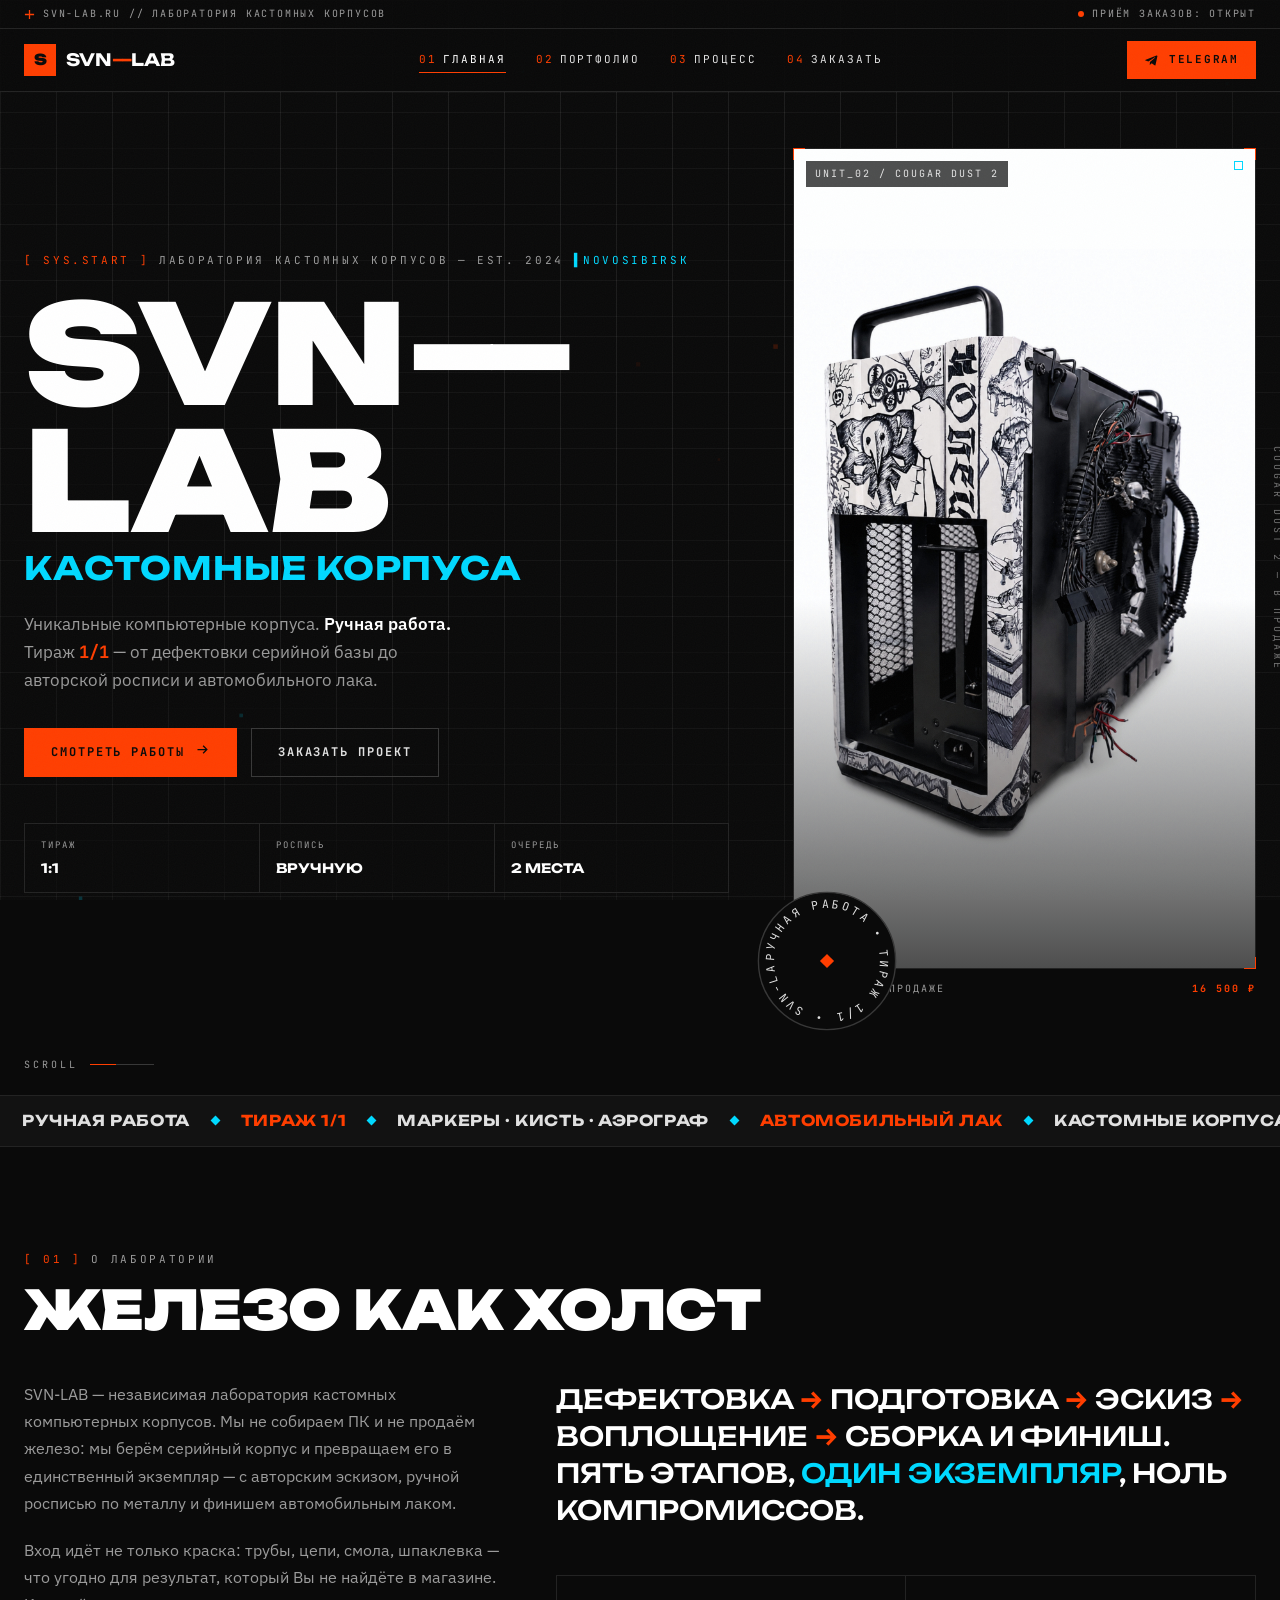
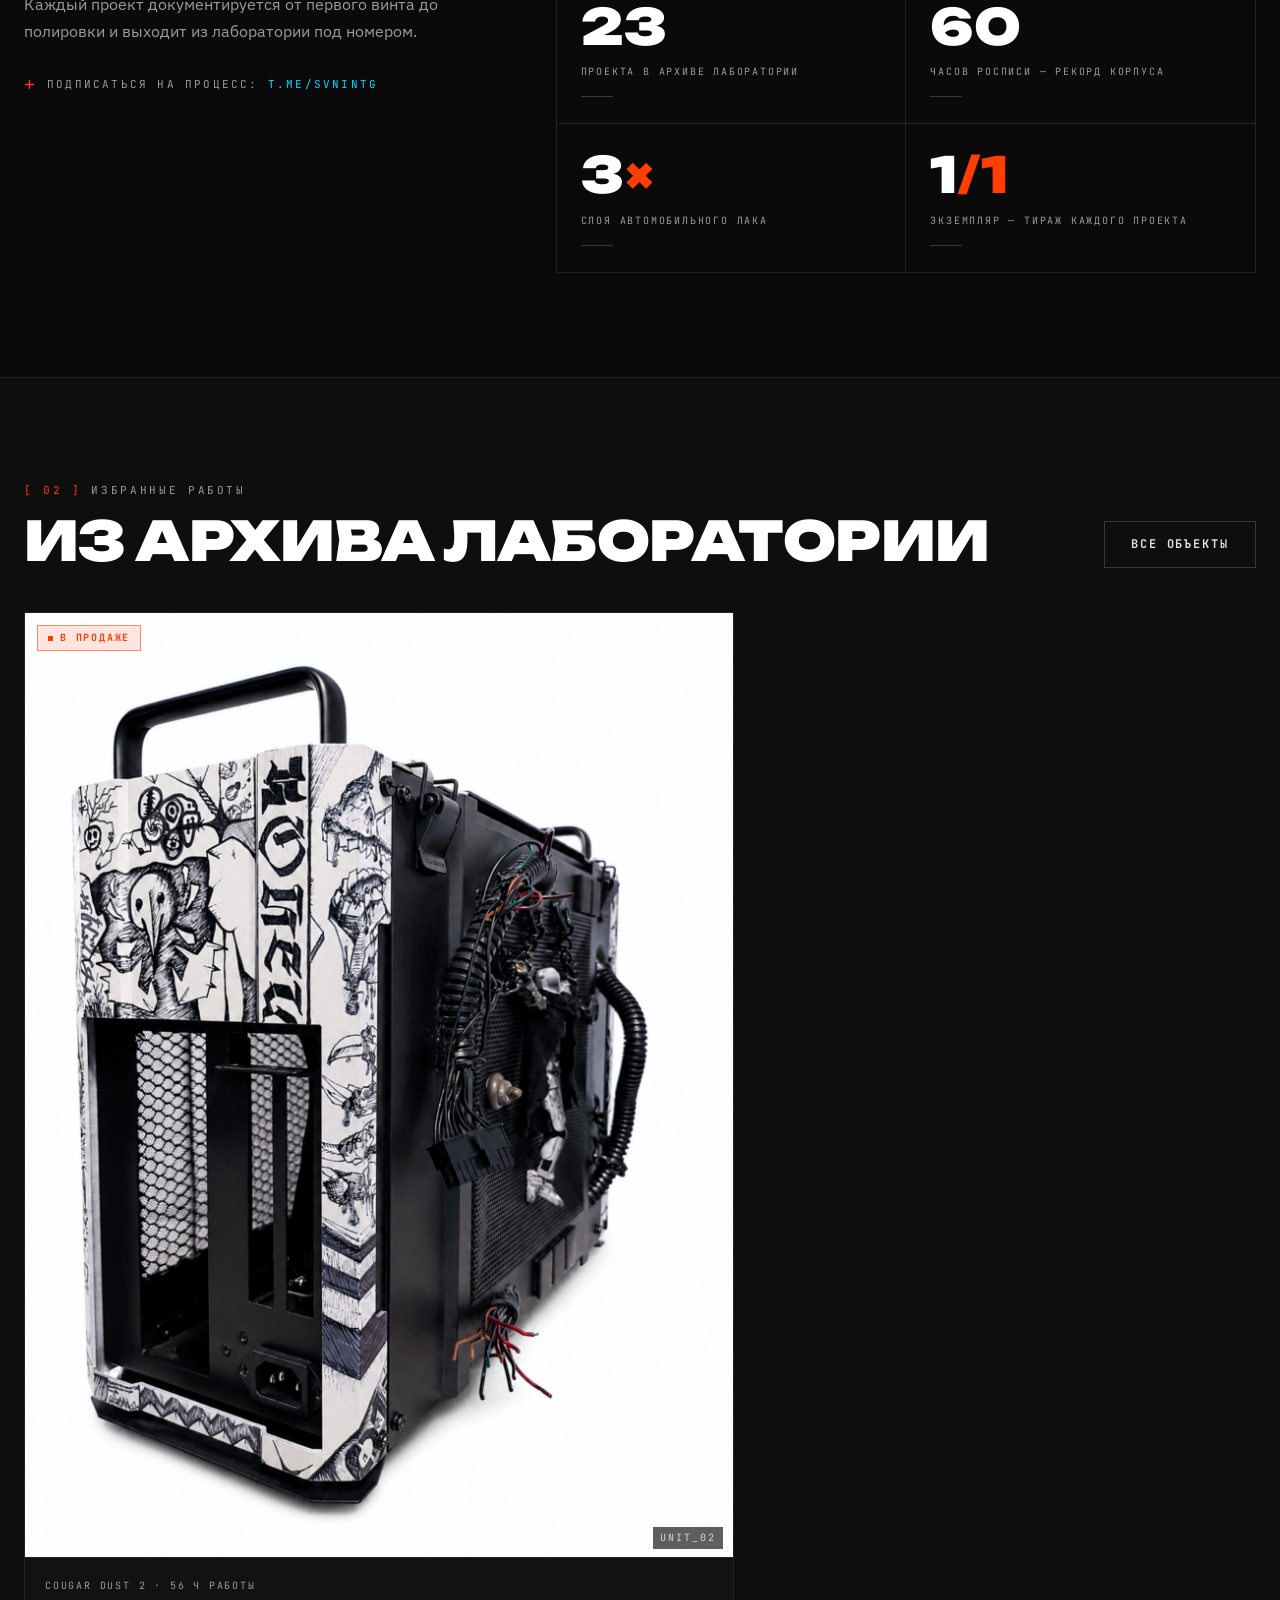
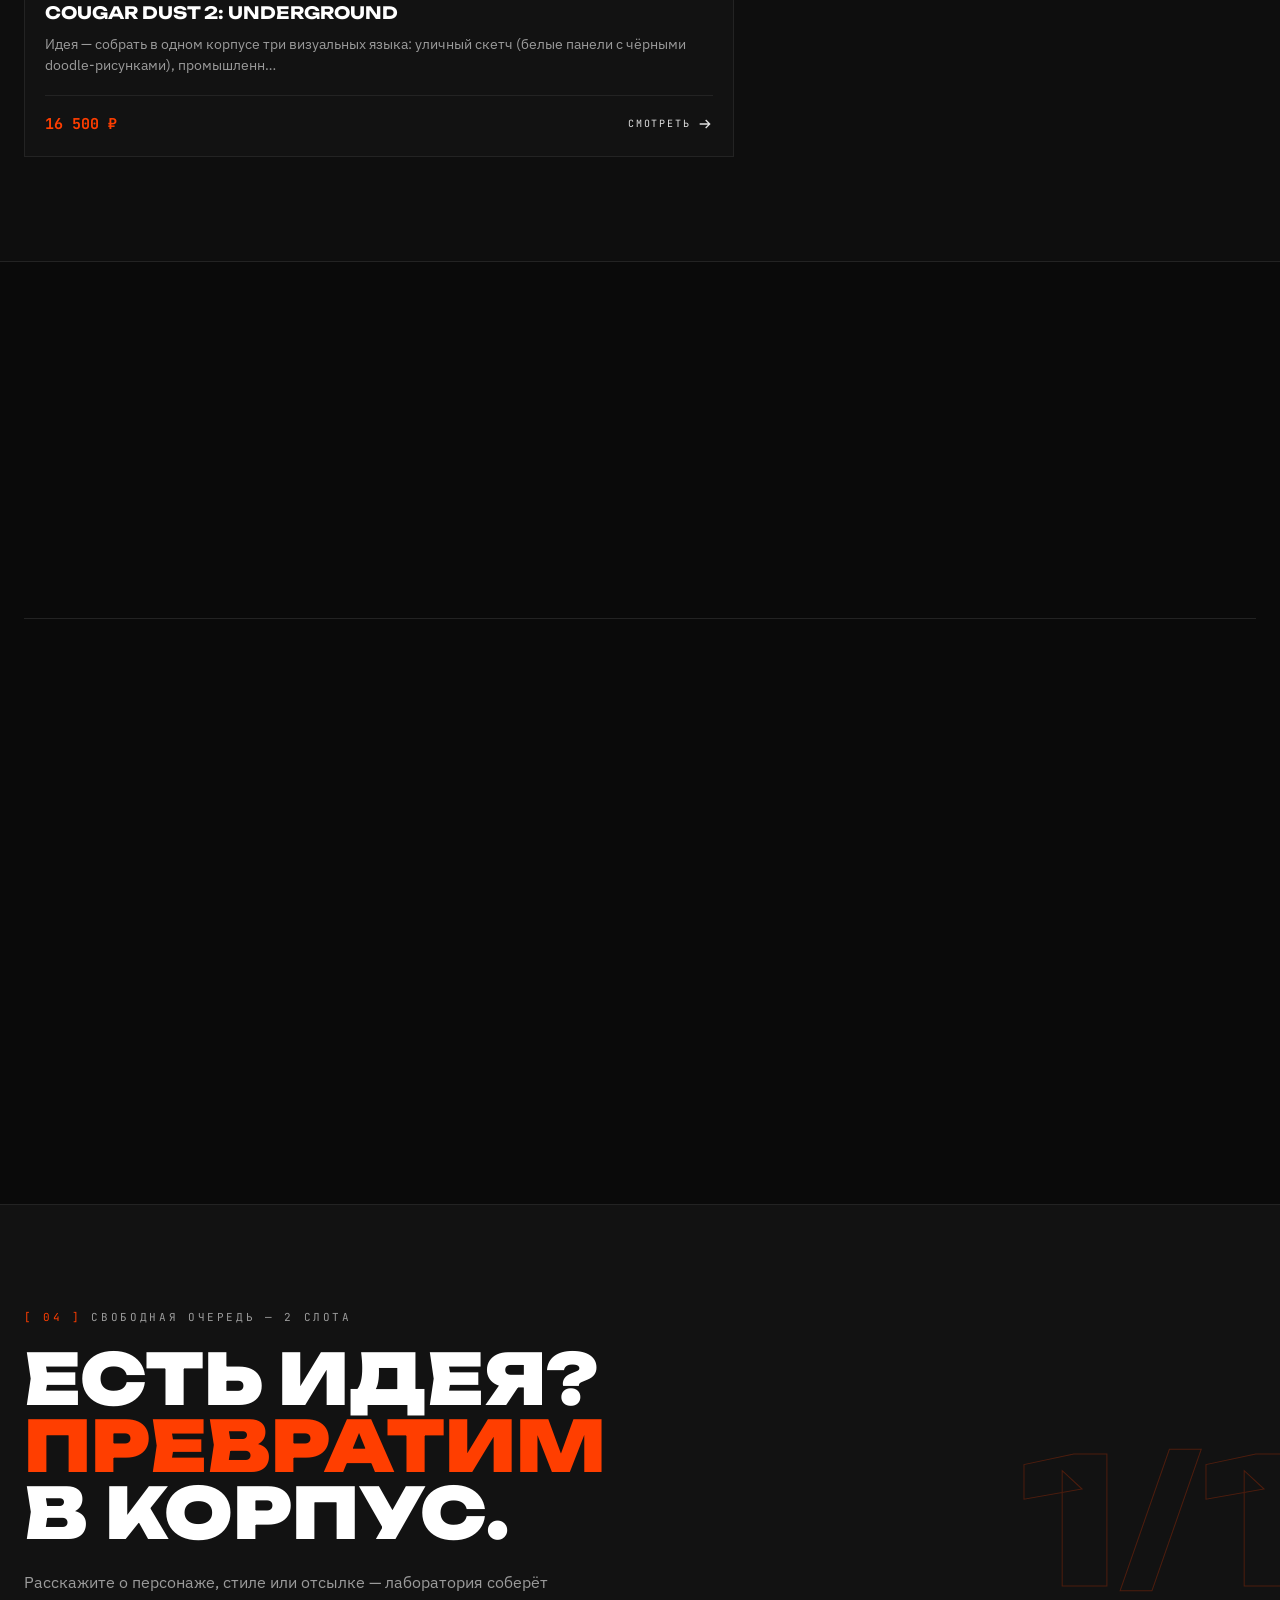
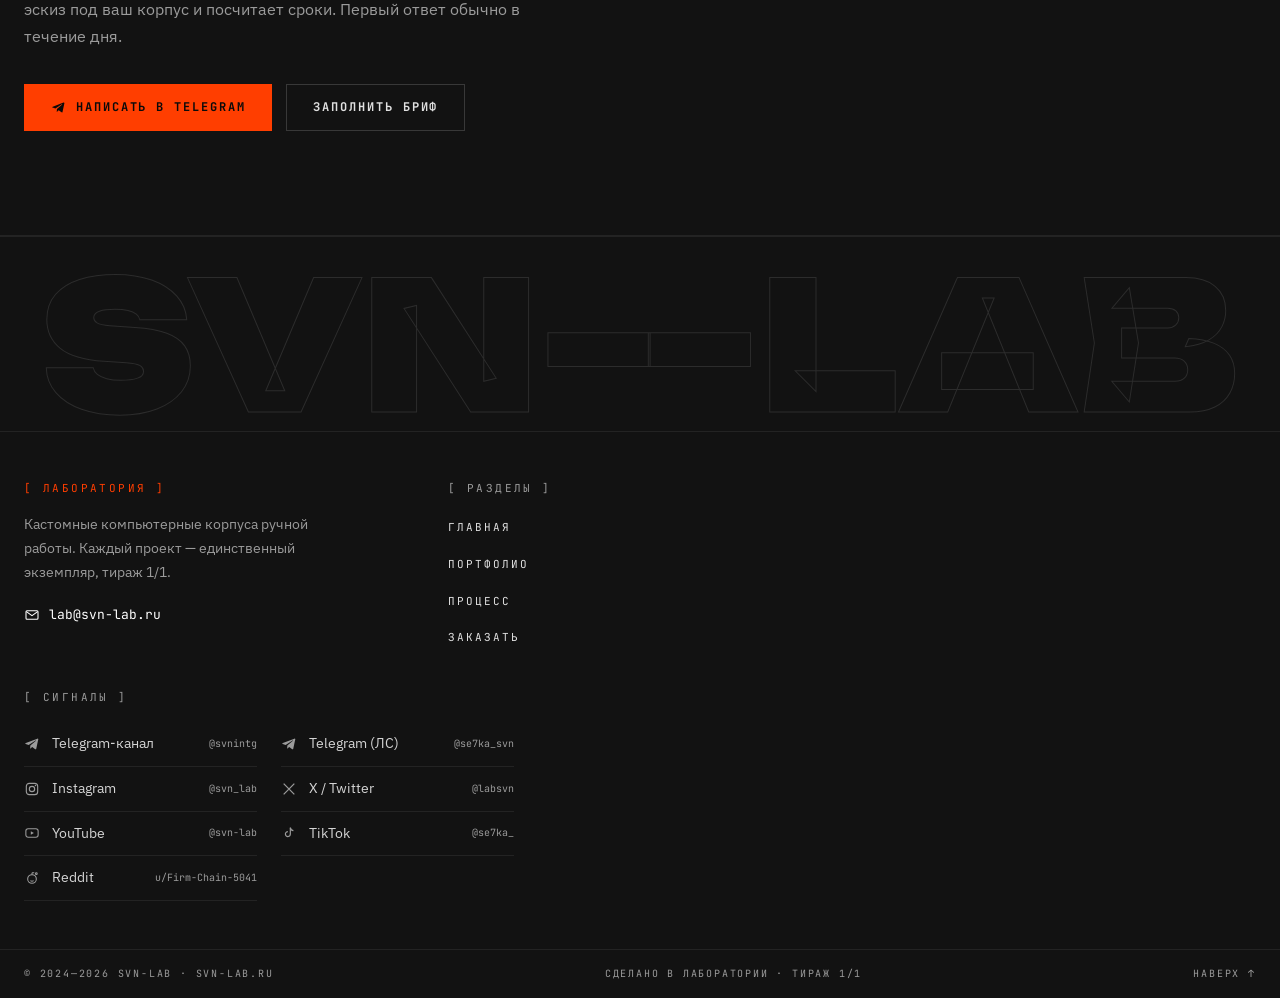
<file: index.html>
<!doctype html>
<html lang="ru">
<head>
  <meta charset="UTF-8" />
  <meta name="viewport" content="width=device-width, initial-scale=1.0" />
  <title>SVN-LAB — Лаборатория кастомных корпусов | svn-lab.ru</title>
  <meta name="description" content="SVN-LAB — лаборатория кастомных компьютерных корпусов. Уникальные корпуса ручной работы, тираж 1/1: дефектовка, подготовка, эскиз, роспись, лак." />
  <meta name="keywords" content="кастомный корпус, кастомизация ПК, ручная роспись, моддинг, корпус 1/1, svn-lab, кастом пк" />
  <meta name="theme-color" content="#0a0a0a" />
  <link rel="canonical" href="https://svn-lab.ru/" />
  <link rel="icon" href="data:image/svg+xml,%3Csvg xmlns='http://www.w3.org/2000/svg' viewBox='0 0 32 32'%3E%3Crect width='32' height='32' fill='%230a0a0a'/%3E%3Crect x='4' y='4' width='24' height='24' fill='%23ff3e00'/%3E%3Ctext x='16' y='23' font-family='Arial Black,Arial' font-size='17' font-weight='900' text-anchor='middle' fill='%230a0a0a'%3ES%3C/text%3E%3C/svg%3E" />

  <!-- Open Graph -->
  <meta property="og:type" content="website" />
  <meta property="og:site_name" content="SVN-LAB" />
  <meta property="og:locale" content="ru_RU" />
  <meta property="og:url" content="https://svn-lab.ru/" />
  <meta property="og:title" content="SVN-LAB — Лаборатория кастомных корпусов" />
  <meta property="og:description" content="Уникальные компьютерные корпуса. Ручная работа. Тираж 1/1 — от дефектовки до автомобильного лака." />
  <meta property="og:image" content="https://image.qwenlm.ai/generated-images/db473847-5e8b-4ca4-83a8-b4532c8b5f75/_result.png" />

  <!-- Twitter Cards -->
  <meta name="twitter:card" content="summary_large_image" />
  <meta name="twitter:title" content="SVN-LAB — Лаборатория кастомных корпусов" />
  <meta name="twitter:description" content="Уникальные компьютерные корпуса. Ручная работа. Тираж 1/1." />
  <meta name="twitter:image" content="https://image.qwenlm.ai/generated-images/db473847-5e8b-4ca4-83a8-b4532c8b5f75/_result.png" />
  <meta name="twitter:site" content="@labsvn" />

  <!-- Шрифты: Unbounded / IBM Plex Sans / JetBrains Mono -->
  <link rel="preconnect" href="https://fonts.googleapis.com" />
  <link rel="preconnect" href="https://fonts.gstatic.com" crossorigin />
  <link
    href="https://fonts.googleapis.com/css2?family=Unbounded:wght@400;700;900&family=IBM+Plex+Sans:wght@400;500;600;700&family=JetBrains+Mono:wght@400;700&display=swap"
    rel="stylesheet"
  />

  <link rel="stylesheet" href="./css/style.css" />

  <!-- Structured data -->
  <script type="application/ld+json">
  {
    "@context": "https://schema.org",
    "@type": "ProfessionalService",
    "name": "SVN-LAB",
    "url": "https://svn-lab.ru/",
    "description": "Лаборатория кастомных компьютерных корпусов ручной работы. Тираж 1/1.",
    "email": "lab@svn-lab.ru",
    "image": "https://image.qwenlm.ai/generated-images/db473847-5e8b-4ca4-83a8-b4532c8b5f75/_result.png",
    "sameAs": [
      "https://t.me/svnintg",
      "https://t.me/se7ka_svn",
      "https://instagram.com/svn_lab",
      "https://x.com/labsvn",
      "https://youtube.com/@svn-lab",
      "https://tiktok.com/@se7ka_",
      "https://reddit.com/user/Firm-Chain-5041"
    ]
  }
  </script>
</head>
<body>

  <!-- фоновые слои -->
  <canvas id="grid-bg" aria-hidden="true"></canvas>
  <div class="noise" aria-hidden="true"></div>

  <!-- шапка -->
  <header class="site-header" id="site-header">
    <div class="topbar">
      <span class="topbar-item">
        <svg class="i-plus" viewBox="0 0 12 12" aria-hidden="true"><path d="M6 1v10M1 6h10" stroke="currentColor" stroke-width="1.4"/></svg>
        svn-lab.ru // лаборатория кастомных корпусов
      </span>
      <span class="topbar-item">
        <span class="pulse-dot" aria-hidden="true"></span>
        приём заказов: открыт
      </span>
    </div>

    <div class="header-row">
      <a class="logo" href="#/" aria-label="SVN-LAB — на главную">
        <span class="logo-mark" aria-hidden="true">S</span>
        <span class="logo-text">SVN<i>—</i>LAB</span>
      </a>

      <nav class="main-nav" aria-label="Основная навигация">
        <a class="nav-link" data-route="/" href="#/"><b>01</b>Главная</a>
        <a class="nav-link" data-route="/portfolio" href="#/portfolio"><b>02</b>Портфолио</a>
        <a class="nav-link" data-route="/process" href="#/process"><b>03</b>Процесс</a>
        <a class="nav-link" data-route="/order" href="#/order"><b>04</b>Заказать</a>
      </nav>

      <div class="header-actions">
        <a class="btn btn-ember btn-sm" href="https://t.me/se7ka_svn" target="_blank" rel="noopener noreferrer">
          <svg viewBox="0 0 24 24" class="i" aria-hidden="true"><path d="M21.5 4.6 18.4 19c-.2.9-.8 1.1-1.6.7l-4.5-3.3-2.2 2.1c-.2.2-.5.5-.9.5l.3-4.6L17.9 7c.4-.3-.1-.5-.6-.2L7 13.4l-4.4-1.4c-1-.3-1-1 .2-1.4l17.2-6.6c.8-.3 1.5.2 1.5 1.1Z" fill="currentColor"/></svg>
          Telegram
        </a>
        <button class="burger" id="burger" aria-label="Открыть меню" aria-expanded="false" aria-controls="mobile-menu">
          <span></span><span></span>
        </button>
      </div>
    </div>
  </header>

  <!-- мобильное меню -->
  <div class="mobile-menu" id="mobile-menu" hidden>
    <nav class="mobile-nav" aria-label="Мобильная навигация">
      <a class="mobile-link" data-route="/" href="#/"><span>[01]</span>Главная</a>
      <a class="mobile-link" data-route="/portfolio" href="#/portfolio"><span>[02]</span>Портфолио</a>
      <a class="mobile-link" data-route="/process" href="#/process"><span>[03]</span>Процесс</a>
      <a class="mobile-link" data-route="/order" href="#/order"><span>[04]</span>Заказать</a>
      <a class="btn btn-ember mobile-cta" href="https://t.me/se7ka_svn" target="_blank" rel="noopener noreferrer">
        <svg viewBox="0 0 24 24" class="i" aria-hidden="true"><path d="M21.5 4.6 18.4 19c-.2.9-.8 1.1-1.6.7l-4.5-3.3-2.2 2.1c-.2.2-.5.5-.9.5l.3-4.6L17.9 7c.4-.3-.1-.5-.6-.2L7 13.4l-4.4-1.4c-1-.3-1-1 .2-1.4l17.2-6.6c.8-.3 1.5.2 1.5 1.1Z" fill="currentColor"/></svg>
        Написать в Telegram
      </a>
    </nav>
    <div class="mobile-socials">
      <a href="https://t.me/svnintg" target="_blank" rel="noopener noreferrer" aria-label="Telegram-канал">
        <svg viewBox="0 0 24 24" class="i" aria-hidden="true"><path d="M21.5 4.6 18.4 19c-.2.9-.8 1.1-1.6.7l-4.5-3.3-2.2 2.1c-.2.2-.5.5-.9.5l.3-4.6L17.9 7c.4-.3-.1-.5-.6-.2L7 13.4l-4.4-1.4c-1-.3-1-1 .2-1.4l17.2-6.6c.8-.3 1.5.2 1.5 1.1Z" fill="currentColor"/></svg>
      </a>
      <a href="https://instagram.com/svn_lab" target="_blank" rel="noopener noreferrer" aria-label="Instagram">
        <svg viewBox="0 0 24 24" class="i" fill="none" stroke="currentColor" stroke-width="1.7" aria-hidden="true"><rect x="3.5" y="3.5" width="17" height="17" rx="4.5"/><circle cx="12" cy="12" r="4"/><circle cx="17.2" cy="6.8" r="1.1" fill="currentColor" stroke="none"/></svg>
      </a>
      <a href="https://x.com/labsvn" target="_blank" rel="noopener noreferrer" aria-label="X / Twitter">
        <svg viewBox="0 0 24 24" class="i" fill="none" stroke="currentColor" stroke-width="1.9" aria-hidden="true"><path d="M4 4l16 16M20 4 4 20"/></svg>
      </a>
      <a href="https://youtube.com/@svn-lab" target="_blank" rel="noopener noreferrer" aria-label="YouTube">
        <svg viewBox="0 0 24 24" class="i" fill="none" stroke="currentColor" stroke-width="1.6" aria-hidden="true"><rect x="2.8" y="5.5" width="18.4" height="13" rx="3.4"/><path d="M10.2 9.4v5.2l4.6-2.6z" fill="currentColor" stroke="none"/></svg>
      </a>
      <a href="https://tiktok.com/@se7ka_" target="_blank" rel="noopener noreferrer" aria-label="TikTok">
        <svg viewBox="0 0 24 24" class="i" fill="none" stroke="currentColor" stroke-width="1.8" aria-hidden="true"><path d="M14 4v9.6a3.7 3.7 0 1 1-3.7-3.7"/><path d="M14 4c.4 2.6 2 4.2 4.6 4.5"/></svg>
      </a>
      <a href="https://reddit.com/user/Firm-Chain-5041" target="_blank" rel="noopener noreferrer" aria-label="Reddit">
        <svg viewBox="0 0 24 24" class="i" fill="none" stroke="currentColor" stroke-width="1.6" aria-hidden="true"><circle cx="12" cy="13.5" r="6.5"/><path d="M12 7V4.2M12 4.2h3.4M18.5 6.8a1.3 1.3 0 1 0 0-2.6 1.3 1.3 0 0 0 0 2.6ZM9.3 12.7h.01M14.7 12.7h.01M9.6 16c1.5 1.1 3.3 1.1 4.8 0"/></svg>
      </a>
    </div>
  </div>

  <!-- контент страниц (рендерится js/main.js) -->
  <main id="app">
    <noscript>
      <div class="noscript-box">
        <h1>SVN-LAB — лаборатория кастомных корпусов</h1>
        <p>Сайт использует JavaScript для навигации. Разделы напрямую:</p>
        <ul>
          <li><a href="#/">Главная</a></li>
          <li><a href="#/portfolio">Портфолио</a></li>
          <li><a href="#/process">Процесс</a></li>
          <li><a href="#/order">Заказать</a></li>
        </ul>
        <p>Связь: <a href="https://t.me/se7ka_svn" target="_blank" rel="noopener noreferrer">t.me/se7ka_svn</a> · <a href="mailto:lab@svn-lab.ru">lab@svn-lab.ru</a></p>
      </div>
    </noscript>
  </main>

  <!-- футер -->
  <footer class="site-footer">
    <div class="footer-word" aria-hidden="true">SVN—LAB</div>

    <div class="footer-grid">
      <div class="footer-col">
        <p class="footer-label">[ Лаборатория ]</p>
        <p class="footer-text">
          Кастомные компьютерные корпуса ручной работы. Каждый проект — единственный экземпляр, тираж 1/1.
        </p>
        <a class="footer-mail" href="mailto:lab@svn-lab.ru">
          <svg viewBox="0 0 24 24" class="i" fill="none" stroke="currentColor" stroke-width="1.6" aria-hidden="true"><rect x="3" y="5.5" width="18" height="13" rx="1.5"/><path d="m3.5 7 8.5 6 8.5-6"/></svg>
          lab@svn-lab.ru
        </a>
      </div>

      <div class="footer-col">
        <p class="footer-label">[ Разделы ]</p>
        <ul class="footer-list">
          <li><a class="nav-link" href="#/">Главная</a></li>
          <li><a class="nav-link" href="#/portfolio">Портфолио</a></li>
          <li><a class="nav-link" href="#/process">Процесс</a></li>
          <li><a class="nav-link" href="#/order">Заказать</a></li>
        </ul>
      </div>

      <div class="footer-col footer-col-wide">
        <p class="footer-label">[ Сигналы ]</p>
        <ul class="footer-socials">
          <li><a href="https://t.me/svnintg" target="_blank" rel="noopener noreferrer">
            <svg viewBox="0 0 24 24" class="i" aria-hidden="true"><path d="M21.5 4.6 18.4 19c-.2.9-.8 1.1-1.6.7l-4.5-3.3-2.2 2.1c-.2.2-.5.5-.9.5l.3-4.6L17.9 7c.4-.3-.1-.5-.6-.2L7 13.4l-4.4-1.4c-1-.3-1-1 .2-1.4l17.2-6.6c.8-.3 1.5.2 1.5 1.1Z" fill="currentColor"/></svg>
            <span>Telegram-канал</span><em>@svnintg</em></a></li>
          <li><a href="https://t.me/se7ka_svn" target="_blank" rel="noopener noreferrer">
            <svg viewBox="0 0 24 24" class="i" aria-hidden="true"><path d="M21.5 4.6 18.4 19c-.2.9-.8 1.1-1.6.7l-4.5-3.3-2.2 2.1c-.2.2-.5.5-.9.5l.3-4.6L17.9 7c.4-.3-.1-.5-.6-.2L7 13.4l-4.4-1.4c-1-.3-1-1 .2-1.4l17.2-6.6c.8-.3 1.5.2 1.5 1.1Z" fill="currentColor"/></svg>
            <span>Telegram (ЛС)</span><em>@se7ka_svn</em></a></li>
          <li><a href="https://instagram.com/svn_lab" target="_blank" rel="noopener noreferrer">
            <svg viewBox="0 0 24 24" class="i" fill="none" stroke="currentColor" stroke-width="1.7" aria-hidden="true"><rect x="3.5" y="3.5" width="17" height="17" rx="4.5"/><circle cx="12" cy="12" r="4"/><circle cx="17.2" cy="6.8" r="1.1" fill="currentColor" stroke="none"/></svg>
            <span>Instagram</span><em>@svn_lab</em></a></li>
          <li><a href="https://x.com/labsvn" target="_blank" rel="noopener noreferrer">
            <svg viewBox="0 0 24 24" class="i" fill="none" stroke="currentColor" stroke-width="1.9" aria-hidden="true"><path d="M4 4l16 16M20 4 4 20"/></svg>
            <span>X / Twitter</span><em>@labsvn</em></a></li>
          <li><a href="https://youtube.com/@svn-lab" target="_blank" rel="noopener noreferrer">
            <svg viewBox="0 0 24 24" class="i" fill="none" stroke="currentColor" stroke-width="1.6" aria-hidden="true"><rect x="2.8" y="5.5" width="18.4" height="13" rx="3.4"/><path d="M10.2 9.4v5.2l4.6-2.6z" fill="currentColor" stroke="none"/></svg>
            <span>YouTube</span><em>@svn-lab</em></a></li>
          <li><a href="https://tiktok.com/@se7ka_" target="_blank" rel="noopener noreferrer">
            <svg viewBox="0 0 24 24" class="i" fill="none" stroke="currentColor" stroke-width="1.8" aria-hidden="true"><path d="M14 4v9.6a3.7 3.7 0 1 1-3.7-3.7"/><path d="M14 4c.4 2.6 2 4.2 4.6 4.5"/></svg>
            <span>TikTok</span><em>@se7ka_</em></a></li>
          <li><a href="https://reddit.com/user/Firm-Chain-5041" target="_blank" rel="noopener noreferrer">
            <svg viewBox="0 0 24 24" class="i" fill="none" stroke="currentColor" stroke-width="1.6" aria-hidden="true"><circle cx="12" cy="13.5" r="6.5"/><path d="M12 7V4.2M12 4.2h3.4M18.5 6.8a1.3 1.3 0 1 0 0-2.6 1.3 1.3 0 0 0 0 2.6ZM9.3 12.7h.01M14.7 12.7h.01M9.6 16c1.5 1.1 3.3 1.1 4.8 0"/></svg>
            <span>Reddit</span><em>u/Firm-Chain-5041</em></a></li>
        </ul>
      </div>
    </div>

    <div class="footer-bottom">
      <span>© 2024—2026 SVN-LAB · svn-lab.ru</span>
      <span class="footer-bottom-mid">сделано в лаборатории · тираж 1/1</span>
      <button class="to-top" id="to-top">Наверх <span aria-hidden="true">↑</span></button>
    </div>
  </footer>

  <!-- Классические скрипты: работают на GitHub Pages и при открытии файла напрямую -->
  <script src="./js/filters.js"></script>
  <script src="./js/main.js"></script>

  <!-- Страховка: если через 3 секунды приложение не отрисовалось
       (скрипты не загрузились или упали) — показываем диагностику
       вместо пустой страницы. При успешном рендере main.js ставит
       window.__SVN_RENDERED, и блок не появляется. -->
  <script>
    setTimeout(function () {
      if (window.__SVN_RENDERED) return;
      var app = document.getElementById("app");
      if (!app || app.querySelector("section, .data-error")) return;
      app.innerHTML =
        '<div style="max-width:640px;margin:48px auto;padding:30px 28px;border:1px solid rgba(255,62,0,.5);background:#121212;position:relative">' +
        '<p style="font-family:JetBrains Mono,monospace;font-size:11px;letter-spacing:.24em;text-transform:uppercase;color:#9b9b9b">' +
        '<span style="color:#ff3e00">[ SYS.ERR ]</span> интерфейс не запустился</p>' +
        '<h1 style="margin-top:12px;font-family:Unbounded,sans-serif;font-size:22px;text-transform:uppercase;color:#fff">Сайт не смог отрисоваться</h1>' +
        '<p style="margin-top:12px;font-size:14px;line-height:1.65;color:#9b9b9b">' +
        'Скрипты или данные не загрузились. Обновите страницу; если не поможет — ' +
        'проверьте консоль браузера (F12 → Console). Локально открывайте сайт через HTTP-сервер: <b style="color:#00d9ff;font-weight:400">npx serve .</b></p>' +
        '<div style="margin-top:22px;display:flex;flex-wrap:wrap;gap:12px">' +
        '<button onclick="location.reload()" style="min-height:44px;padding:13px 26px;background:#ff3e00;color:#0a0a0a;border:0;font-family:JetBrains Mono,monospace;font-size:12px;font-weight:700;letter-spacing:.16em;text-transform:uppercase;cursor:pointer">Обновить страницу</button>' +
        '<a href="https://t.me/se7ka_svn" target="_blank" rel="noopener noreferrer" style="min-height:44px;padding:13px 26px;display:inline-flex;align-items:center;border:1px solid #383838;color:#e0e0e0;font-family:JetBrains Mono,monospace;font-size:12px;letter-spacing:.16em;text-transform:uppercase;text-decoration:none">Написать в Telegram</a>' +
        '</div></div>';
    }, 3000);
  </script>
</body>
</html>
</file>
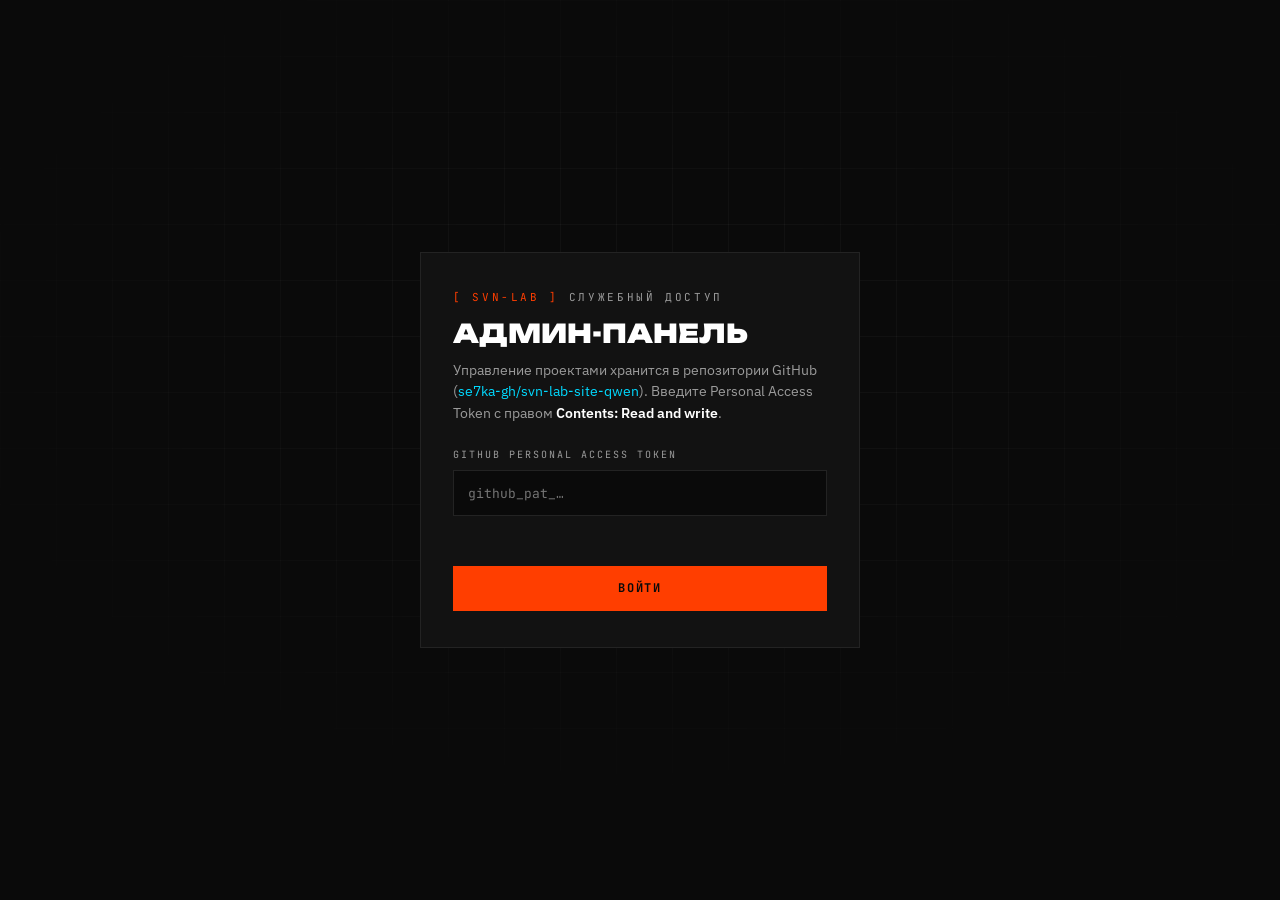
<file: admin-panel.html>
<!doctype html>
<html lang="ru">
<head>
  <meta charset="UTF-8" />
  <meta name="viewport" content="width=device-width, initial-scale=1.0" />
  <meta name="robots" content="noindex, nofollow" />
  <title>Админ-панель — SVN-LAB</title>
  <link rel="icon" type="image/svg+xml" href="data:image/svg+xml,%3Csvg xmlns='http://www.w3.org/2000/svg' viewBox='0 0 32 32'%3E%3Crect width='32' height='32' fill='%23ff3e00'/%3E%3Ctext x='50%25' y='55%25' dominant-baseline='middle' text-anchor='middle' font-family='Arial Black' font-weight='900' font-size='20' fill='%230a0a0a'%3ES%3C/text%3E%3C/svg%3E" />
  <link rel="preconnect" href="https://fonts.googleapis.com" />
  <link rel="preconnect" href="https://fonts.gstatic.com" crossorigin />
  <link href="https://fonts.googleapis.com/css2?family=Unbounded:wght@400;700;900&family=IBM+Plex+Sans:wght@400;500;600&family=JetBrains+Mono:wght@400;700&display=swap" rel="stylesheet" />
  <style>
    :root{--ink:#0a0a0a;--panel:#121212;--carbon:#1a1a1a;--line:#232323;--line2:#383838;--ember:#ff3e00;--volt:#00d9ff;--fog:#fff;--smoke:#e0e0e0;--dim:#9b9b9b;--fd:"Unbounded",sans-serif;--fb:"IBM Plex Sans",sans-serif;--fm:"JetBrains Mono",monospace}
    *{box-sizing:border-box;margin:0;padding:0}[hidden]{display:none!important}
    body{background:var(--ink);color:var(--smoke);font-family:var(--fb);line-height:1.55;-webkit-font-smoothing:antialiased}
    ::selection{background:var(--ember);color:var(--ink)}
    ::-webkit-scrollbar{width:10px}::-webkit-scrollbar-track{background:var(--ink)}::-webkit-scrollbar-thumb{background:var(--line2)}
    img{display:block;max-width:100%}button{font:inherit;cursor:pointer}
    .i{width:15px;height:15px;flex:none}.container{max-width:1100px;margin:0 auto;padding:0 20px}
    :focus-visible{outline:2px solid var(--volt);outline-offset:2px}
    .screen{min-height:100vh;display:flex;align-items:center;justify-content:center;padding:40px 20px;position:relative}
    .screen::before{content:"";position:absolute;inset:0;pointer-events:none;background-image:linear-gradient(to right,rgba(255,255,255,.03) 1px,transparent 1px),linear-gradient(to bottom,rgba(255,255,255,.03) 1px,transparent 1px);background-size:56px 56px;-webkit-mask-image:radial-gradient(ellipse 80% 70% at 50% 40%,#000 25%,transparent 75%);mask-image:radial-gradient(ellipse 80% 70% at 50% 40%,#000 25%,transparent 75%)}
    .login-card{position:relative;width:100%;max-width:440px;background:var(--panel);border:1px solid var(--line);padding:36px 32px}
    .login-card .tagline{font-family:var(--fm);font-size:11px;letter-spacing:.24em;text-transform:uppercase;color:var(--dim)}
    .login-card .tagline .acc{color:var(--ember)}
    .login-card h1{font-family:var(--fd);font-weight:900;font-size:26px;text-transform:uppercase;color:var(--fog);margin-top:14px;line-height:1.05}
    .login-card p.note{margin-top:12px;font-size:13.5px;color:var(--dim);line-height:1.6}
    .login-card label{display:block;margin:22px 0 8px;font-family:var(--fm);font-size:10px;letter-spacing:.2em;text-transform:uppercase;color:var(--dim)}
    .login-card input{width:100%;min-height:46px;padding:12px 14px;background:var(--ink);border:1px solid var(--line);color:var(--fog);font-family:var(--fm);font-size:13px;transition:border-color .25s,box-shadow .25s}
    .login-card input:focus{outline:none;border-color:var(--ember);box-shadow:3px 3px 0 rgba(255,62,0,.25)}
    .login-err{margin-top:12px;font-family:var(--fm);font-size:11px;color:var(--ember);min-height:16px}
    .login-foot{margin-top:22px}
    .btn{display:inline-flex;align-items:center;justify-content:center;gap:9px;min-height:44px;padding:12px 22px;border:1px solid transparent;font-family:var(--fm);font-size:12px;font-weight:700;letter-spacing:.14em;text-transform:uppercase;white-space:nowrap;transition:transform .2s,box-shadow .2s,background .25s,color .25s,border-color .25s}
    .btn:disabled{opacity:.5;cursor:not-allowed}
    .btn-ember{background:var(--ember);color:var(--ink)}.btn-ember:hover:not(:disabled){transform:translate(-2px,-2px);box-shadow:4px 4px 0 rgba(0,217,255,.85)}
    .btn-volt{background:var(--volt);color:var(--ink)}.btn-volt:hover:not(:disabled){transform:translate(-2px,-2px);box-shadow:4px 4px 0 rgba(255,62,0,.85)}
    .btn-ghost{border-color:var(--line2);color:var(--smoke);background:transparent}.btn-ghost:hover:not(:disabled){border-color:var(--ember);color:var(--fog)}
    .btn-danger{border-color:var(--ember);color:var(--ember);background:transparent}.btn-danger:hover:not(:disabled){background:var(--ember);color:var(--ink)}
    .btn-sm{min-height:36px;padding:8px 16px;font-size:10.5px}
    .btn-wide{width:100%}
    .topbar{position:sticky;top:0;z-index:40;background:rgba(10,10,10,.95);border-bottom:1px solid var(--line)}
    .topbar-in{display:flex;align-items:center;justify-content:space-between;gap:14px;padding:14px 0;flex-wrap:wrap}
    .brand{display:flex;align-items:center;gap:10px}
    .brand .mark{display:grid;place-items:center;width:30px;height:30px;background:var(--ember);color:var(--ink);font-family:var(--fd);font-weight:900;font-size:14px}
    .brand .name{font-family:var(--fd);font-weight:700;font-size:15px;text-transform:uppercase;color:var(--fog)}
    .brand .name i{font-style:normal;color:var(--ember)}
    .brand .sub{font-family:var(--fm);font-size:10px;letter-spacing:.2em;text-transform:uppercase;color:var(--dim)}
    .topbar-right{display:flex;align-items:center;gap:12px;flex-wrap:wrap}
    .who{font-family:var(--fm);font-size:11px;color:var(--dim)}.who b{color:var(--volt);font-weight:400}
    .toolbar{display:flex;align-items:center;justify-content:space-between;gap:14px;flex-wrap:wrap;padding:26px 0 8px}
    .toolbar .hint{font-family:var(--fm);font-size:10.5px;letter-spacing:.14em;text-transform:uppercase;color:var(--dim)}
    .toolbar .hint b{color:var(--ember);font-weight:400}
    .proj{position:relative;border:1px solid var(--line);background:var(--panel);margin:16px 0;transition:border-color .3s}
    .proj.dirty{border-color:var(--ember)}
    .proj-head{display:flex;align-items:center;gap:14px;padding:16px 18px;cursor:pointer;user-select:none}
    .proj-head:hover{background:var(--carbon)}
    .proj-thumb{width:56px;height:44px;object-fit:cover;border:1px solid var(--line);flex:none;background:var(--carbon)}
    .proj-name{font-family:var(--fd);font-weight:700;font-size:15px;text-transform:uppercase;color:var(--fog);line-height:1.2}
    .proj-slug{font-family:var(--fm);font-size:10.5px;letter-spacing:.1em;color:var(--dim);margin-top:3px}
    .proj-spacer{flex:1}
    .proj-toggle{color:var(--dim);transition:transform .3s,color .25s}
    .proj.open .proj-toggle{transform:rotate(90deg);color:var(--ember)}
    .proj-body{border-top:1px solid var(--line);padding:22px 18px;display:none}
    .proj.open .proj-body{display:block}
    .f-grid{display:grid;gap:16px;grid-template-columns:1fr 1fr}
    @media (max-width:700px){.f-grid{grid-template-columns:1fr}}
    .f{display:flex;flex-direction:column;gap:7px}
    .f.full{grid-column:1/-1}
    .f label{font-family:var(--fm);font-size:10px;letter-spacing:.18em;text-transform:uppercase;color:var(--dim)}
    .f label .req{color:var(--ember)}
    .f input,.f select,.f textarea{width:100%;padding:11px 13px;background:var(--ink);border:1px solid var(--line);color:var(--fog);font-family:var(--fb);font-size:14px;transition:border-color .25s,box-shadow .25s}
    .f textarea{resize:vertical;line-height:1.6;font-size:13.5px}
    .f input:focus,.f select:focus,.f textarea:focus{outline:none;border-color:var(--ember);box-shadow:3px 3px 0 rgba(255,62,0,.2)}
    .f select{cursor:pointer;appearance:none;background-image:url("data:image/svg+xml,%3Csvg xmlns='http://www.w3.org/2000/svg' width='12' height='8'%3E%3Cpath d='M1 1l5 5 5-5' stroke='%23ff3e00' stroke-width='1.6' fill='none'/%3E%3C/svg%3E");background-repeat:no-repeat;background-position:right 13px center}
    .f .hint{font-size:11px;color:var(--dim)}
    .f-check{flex-direction:row;align-items:center;gap:10px}
    .f-check input{width:18px;height:18px;accent-color:var(--ember);cursor:pointer}
    .f-check label{cursor:pointer}
    .sec-label{display:flex;align-items:center;gap:10px;margin:26px 0 12px;font-family:var(--fm);font-size:11px;letter-spacing:.22em;text-transform:uppercase;color:var(--ember)}
    .sec-label::after{content:"";flex:1;height:1px;background:var(--line)}
    .cover-row{display:flex;gap:18px;align-items:flex-start;flex-wrap:wrap}
    .cover-box{position:relative;width:180px;flex:none}
    .cover-box img{width:180px;height:135px;object-fit:cover;border:1px solid var(--line2);background:var(--carbon)}
    .cover-box .cap{margin-top:6px;font-family:var(--fm);font-size:9.5px;letter-spacing:.14em;text-transform:uppercase;color:var(--dim);text-align:center}
    .gal{display:grid;grid-template-columns:repeat(auto-fill,minmax(150px,1fr));gap:12px;flex:1;min-width:260px}
    .ph{position:relative;border:1px solid var(--line);background:var(--carbon);overflow:hidden}
    .ph img{width:100%;height:110px;object-fit:cover;display:block}
    .ph-acts{display:flex;border-top:1px solid var(--line)}
    .ph-acts button{flex:1;padding:7px 4px;font-family:var(--fm);font-size:9px;letter-spacing:.08em;text-transform:uppercase;color:var(--dim);background:transparent;border:none;transition:background .2s,color .2s}
    .ph-acts button:hover{background:var(--carbon);color:var(--fog)}
    .ph-acts button.del:hover{background:var(--ember);color:var(--ink)}
    .ph-acts button.cov-on{color:var(--volt)}
    .ph.is-cover{border-color:var(--ember)}
    .ph.is-cover::after{content:"обложка";position:absolute;top:6px;left:6px;padding:2px 7px;background:var(--ember);color:var(--ink);font-family:var(--fm);font-size:8.5px;letter-spacing:.12em;text-transform:uppercase;font-weight:700}
    .drop{display:flex;align-items:center;justify-content:center;gap:10px;min-height:110px;border:1px dashed var(--line2);color:var(--dim);cursor:pointer;transition:border-color .25s,color .25s,background .25s;font-family:var(--fm);font-size:11px;letter-spacing:.12em;text-transform:uppercase;text-align:center;padding:10px}
    .drop:hover,.drop.over{border-color:var(--volt);color:var(--volt);background:rgba(0,217,255,.05)}
    .proj-foot{display:flex;gap:12px;flex-wrap:wrap;margin-top:26px;padding-top:20px;border-top:1px solid var(--line)}
    #toast{position:fixed;left:50%;bottom:26px;transform:translateX(-50%) translateY(20px);z-index:100;opacity:0;pointer-events:none;background:var(--panel);border:1px solid var(--ember);color:var(--fog);padding:13px 24px;font-family:var(--fm);font-size:12px;letter-spacing:.08em;box-shadow:6px 6px 0 rgba(255,62,0,.2);transition:opacity .3s,transform .3s;max-width:90vw;text-align:center}
    #toast.show{opacity:1;transform:translateX(-50%) translateY(0)}
    #toast.err{border-color:var(--ember);color:var(--ember)}
    #toast.ok{border-color:var(--volt);color:var(--volt)}
    #busy{position:fixed;inset:0;z-index:200;background:rgba(10,10,10,.82);display:flex;flex-direction:column;align-items:center;justify-content:center;gap:16px}
    #busy .sq{width:14px;height:14px;background:var(--ember);animation:spin 1s linear infinite}
    #busy p{font-family:var(--fm);font-size:12px;letter-spacing:.2em;text-transform:uppercase;color:var(--smoke)}
    @keyframes spin{to{transform:rotate(360deg)}}
  </style>
</head>
<body>

  <div id="login" class="screen">
    <div class="login-card">
      <p class="tagline"><span class="acc">[ SVN-LAB ]</span> служебный доступ</p>
      <h1>Админ-панель</h1>
      <p class="note">Управление проектами хранится в репозитории GitHub (<b style="color:var(--volt);font-weight:400">se7ka-gh/svn-lab-site-qwen</b>). Введите Personal Access Token с правом <b style="color:var(--fog);font-weight:600">Contents: Read and write</b>.</p>
      <label for="token">GitHub Personal Access Token</label>
      <input id="token" type="password" autocomplete="off" spellcheck="false" placeholder="github_pat_…" />
      <p class="login-err" id="login-err"></p>
      <div class="login-foot">
        <button id="login-btn" class="btn btn-ember btn-wide">Войти</button>
      </div>
    </div>
  </div>

  <div id="app" hidden>
    <header class="topbar">
      <div class="container topbar-in">
        <div class="brand">
          <span class="mark">S</span>
          <span><span class="name">SVN<i>—</i>LAB</span><br/><span class="sub">админ-панель</span></span>
        </div>
        <div class="topbar-right">
          <span class="who">вошёл как <b id="who"></b></span>
          <button id="save-all" class="btn btn-volt btn-sm">Сохранить всё</button>
          <button id="logout" class="btn btn-ghost btn-sm">Выйти</button>
        </div>
      </div>
    </header>

    <main class="container">
      <div class="toolbar">
        <button id="add-project" class="btn btn-ember">+ Добавить новый проект</button>
        <span class="hint">проектов: <b id="count"></b> · изменения применяются к <b>data/projects.json</b></span>
      </div>
      <div id="projects-list"></div>
      <div style="height:60px"></div>
    </main>
  </div>

  <div id="toast" role="status"></div>
  <div id="busy" hidden><div class="sq"></div><p id="busy-text">Работаем…</p></div>

  <script>
  "use strict";
  const OWNER = "se7ka-gh";
  const REPO  = "svn-lab-site-qwen";
  const BRANCH = "main";
  const API = `https://api.github.com/repos/${OWNER}/${REPO}`;
  const SITE_BASE = "https://svn-lab.ru/";
  const PROJECTS_PATH = "data/projects.json";
  const TOKEN_KEY = "svnlab_admin_token";
  const STATUS_LABEL = { ready: "Готов", forsale: "В продаже", inprogress: "В работе" };

  let token = localStorage.getItem(TOKEN_KEY) || "";
  let projects = [];
  let dirty = new Set();

  const $ = (s, r = document) => r.querySelector(s);
  const $$ = (s, r = document) => [...r.querySelectorAll(s)];
  const esc = (s) => String(s ?? "").replace(/&/g,"&amp;").replace(/</g,"&lt;").replace(/>/g,"&gt;").replace(/"/g,"&quot;");

  function toast(msg, kind = "") {
    const t = $("#toast"); t.textContent = msg; t.className = "show " + kind;
    clearTimeout(toast._t); toast._t = setTimeout(() => { t.className = ""; }, 3200);
  }
  function busy(on, text = "Работаем…") { $("#busy").hidden = !on; $("#busy-text").textContent = text; }
  
  function imgUrl(pathOrUrl) {
    if (!pathOrUrl) return "";
    if (/^https?:\/\//.test(pathOrUrl)) return pathOrUrl;
    return SITE_BASE + String(pathOrUrl).replace(/^\//, "");
  }
  function sanitizeName(name) {
    return name.toLowerCase().replace(/\.[a-z0-9]+$/i, "").replace(/[^a-z0-9]+/g, "-").replace(/^-+|-+$/g, "") || "photo";
  }
  function fileToBase64(file) {
    return new Promise((resolve, reject) => {
      const r = new FileReader();
      r.onload = () => resolve(String(r.result).split(",")[1]);
      r.onerror = () => reject(r.error);
      r.readAsDataURL(file);
    });
  }

  async function gh(path, options = {}) {
    const isGlobal = path.startsWith('/user') || path.startsWith('/orgs');
    const url = isGlobal ? `https://api.github.com${path}` : `${API}${path}`;
    
    const res = await fetch(url, {
      ...options,
      headers: {
        Authorization: "Bearer " + token,
        Accept: "application/vnd.github+json",
        "X-GitHub-Api-Version": "2022-11-28",
        ...(options.body ? { "Content-Type": "application/json" } : {}),
      },
    });
    if (!res.ok) {
      let detail = "";
      try { detail = (await res.json()).message || ""; } catch {}
      throw new Error(`GitHub API ${res.status}${detail ? ": " + detail : ""}`);
    }
    return res.status === 204 ? null : res.json();
  }

  async function ghReadText(path) {
    const data = await gh(`/contents/${path}?ref=${BRANCH}`);
    const bytes = Uint8Array.from(atob(data.content.replace(/\n/g, "")), (c) => c.charCodeAt(0));
    return { text: new TextDecoder("utf-8").decode(bytes), sha: data.sha };
  }

  async function ghWriteText(path, text, sha, message) {
    const content = btoa(unescape(encodeURIComponent(text)));
    return gh(`/contents/${path}`, { method: "PUT", body: JSON.stringify({ message, content, sha, branch: BRANCH }) });
  }

  async function ghPutBinary(path, base64, sha, message) {
    return gh(`/contents/${path}`, { method: "PUT", body: JSON.stringify({ message, content: base64, ...(sha ? { sha } : {}), branch: BRANCH }) });
  }

  async function ghGetSha(path) {
    try { const d = await gh(`/contents/${path}?ref=${BRANCH}`); return d.sha; } catch { return null; }
  }

  async function ghDelete(path, message) {
    const sha = await ghGetSha(path);
    if (!sha) return;
    try {
      return gh(`/contents/${path}`, { method: "DELETE", body: JSON.stringify({ message, sha, branch: BRANCH }) });
    } catch (e) {
      /* Если файл уже удалён (404), просто игнорируем */
      if (e.message.includes("404")) return;
      throw e;
    }
  }

  async function loadProjects() {
    const { text } = await ghReadText(PROJECTS_PATH);
    const data = JSON.parse(text);
    projects = Array.isArray(data) ? data : (data.projects || []);
  }

  async function saveProjects(message) {
    /* ИСПРАВЛЕНИЕ: всегда получаем свежий SHA перед сохранением */
    const { sha } = await ghReadText(PROJECTS_PATH);
    await ghWriteText(PROJECTS_PATH, JSON.stringify(projects, null, 2), sha, message);
    dirty.clear();
    renderDirtyStates();
  }

  function defaultProject() {
    const n = projects.length + 1;
    return { slug: "novyi-proekt-" + n, name: "НОВЫЙ ПРОЕКТ " + n, base: "—", status: "ready", price: null, progress: 0, hours: 0, concept: "", materials: [], tags: [], cover: "", gallery: [], featured: false };
  }

  async function tryLogin(tok) {
    token = tok;
    const me = await gh("/user");
    localStorage.setItem(TOKEN_KEY, tok);
    return me;
  }

  function showApp(user) {
    $("#login").hidden = true; $("#app").hidden = false; $("#who").textContent = "@" + user.login;
  }

  function logout() { localStorage.removeItem(TOKEN_KEY); token = ""; location.reload(); }

  function renderDirtyStates() {
    $$(".proj").forEach((el) => { const i = Number(el.dataset.index); el.classList.toggle("dirty", dirty.has(i)); });
    $("#count").textContent = projects.length;
  }

  function statusBadge(st) {
    const color = st === "forsale" ? "var(--ember)" : st === "inprogress" ? "var(--smoke)" : "var(--volt)";
    return `<span style="display:inline-flex;align-items:center;gap:6px;padding:3px 9px;border:1px solid ${color};color:${color};font-family:var(--fm);font-size:9.5px;font-weight:700;letter-spacing:.14em;text-transform:uppercase">${STATUS_LABEL[st] || st}</span>`;
  }

  function photoCard(p, src, isCover) {
    const url = imgUrl(src);
    return `<div class="ph ${isCover ? "is-cover" : ""}" data-src="${esc(src)}">
        <img src="${esc(url)}" alt="" loading="lazy" onerror="this.src='data:image/svg+xml,<svg xmlns=%22http://www.w3.org/2000/svg%22 width=%22150%22 height=%22110%22><rect width=%22150%22 height=%22110%22 fill=%22%231a1a1a%22/><text x=%2250%25%22 y=%2250%25%22 fill=%22%23666%22 text-anchor=%22middle%22 dy=%22.3em%22 font-size=%2212%22>Не найдено</text></svg>'" />
        <div class="ph-acts">
          <button type="button" class="act-cov ${isCover ? "cov-on" : ""}" title="Сделать обложкой">${isCover ? "✓ обложка" : "в обложку"}</button>
          <button type="button" class="act-del del" title="Удалить фото">удалить</button>
        </div>
      </div>`;
  }

  function renderPhotos(root, p) {
    const box = $(".photos-wrap", root);
    const gallery = Array.isArray(p.gallery) ? p.gallery : [];
    box.innerHTML = `<div class="cover-row">
        <div class="cover-box"><img src="${esc(imgUrl(p.cover))}" alt="Обложка" onerror="this.src='data:image/svg+xml,<svg xmlns=%22http://www.w3.org/2000/svg%22 width=%22180%22 height=%22135%22><rect width=%22180%22 height=%22135%22 fill=%22%231a1a1a%22/><text x=%2250%25%22 y=%2250%25%22 fill=%22%23666%22 text-anchor=%22middle%22 dy=%22.3em%22 font-size=%2212%22>Нет обложки</text></svg>'" /><p class="cap">обложка проекта</p></div>
        <div class="gal">
          ${gallery.map((g) => photoCard(p, g, g === p.cover)).join("")}
          <label class="drop" tabindex="0"><span>+ загрузить фото<br/><small style="letter-spacing:.04em;text-transform:none;color:var(--dim)">можно несколько сразу</small></span><input type="file" accept="image/*" multiple hidden /></label>
        </div>
      </div>`;

    const fileInput = $(".drop input", box);
    const drop = $(".drop", box);
    fileInput.addEventListener("change", () => uploadPhotos(p, fileInput.files, root));
    ["dragover","dragenter"].forEach(ev => drop.addEventListener(ev, e => { e.preventDefault(); drop.classList.add("over"); }));
    ["dragleave","drop"].forEach(ev => drop.addEventListener(ev, e => { e.preventDefault(); drop.classList.remove("over"); }));
    drop.addEventListener("drop", e => uploadPhotos(p, e.dataTransfer.files, root));

    $$(".ph", box).forEach((card) => {
      const src = card.dataset.src;
      $(".act-cov", card).addEventListener("click", () => setCover(p, src, root));
      $(".act-del", card).addEventListener("click", () => deletePhoto(p, src, root));
    });
  }

  function editorHtml(p, i) {
    const materials = (p.materials || []).join("\n");
    const tags = (p.tags || []).join(", ");
    return `<article class="proj ${dirty.has(i) ? "dirty" : ""} ${i === 0 ? "open" : ""}" data-index="${i}">
      <header class="proj-head" role="button" tabindex="0" aria-expanded="${i === 0}">
        <img class="proj-thumb" src="${esc(imgUrl(p.cover))}" alt="" onerror="this.style.opacity='.2'" />
        <div><div class="proj-name">${esc(p.name)}</div><div class="proj-slug">/${esc(p.slug)} · ${p.hours || 0} ч</div></div>
        <span class="proj-spacer"></span>${statusBadge(p.status)}
        <svg class="i proj-toggle" viewBox="0 0 24 24" fill="none" stroke="currentColor" stroke-width="2"><path d="M9 5l7 7-7 7"/></svg>
      </header>
      <div class="proj-body">
        <div class="f-grid">
          <div class="f"><label>Название <span class="req">*</span></label><input data-f="name" type="text" value="${esc(p.name)}" /></div>
          <div class="f"><label>Slug (латиница, дефисы) <span class="req">*</span></label><input data-f="slug" type="text" value="${esc(p.slug)}" /><span class="hint">используется в адресе #/portfolio/&lt;slug&gt;</span></div>
          <div class="f"><label>База корпуса</label><input data-f="base" type="text" value="${esc(p.base)}" /></div>
          <div class="f"><label>Статус</label><select data-f="status">${Object.entries(STATUS_LABEL).map(([v, l]) => `<option value="${v}" ${p.status === v ? "selected" : ""}>${l}</option>`).join("")}</select></div>
          <div class="f"><label>Часы работы</label><input data-f="hours" type="number" min="0" value="${p.hours || 0}" /></div>
          <div class="f"><label>Цена, ₽</label><input data-f="price" type="number" min="0" value="${p.price ?? ""}" placeholder="—" /></div>
          <div class="f"><label>Прогресс, %</label><input data-f="progress" type="number" min="0" max="100" value="${p.progress ?? 0}" /></div>
          <div class="f f-check"><input data-f="featured" type="checkbox" id="feat-${i}" ${p.featured ? "checked" : ""} /><label for="feat-${i}">Показывать в «Избранном» на главной</label></div>
          <div class="f full"><label>Концепция</label><textarea data-f="concept" rows="5">${esc(p.concept)}</textarea></div>
          <div class="f"><label>Материалы (каждый с новой строки)</label><textarea data-f="materials" rows="4">${esc(materials)}</textarea></div>
          <div class="f"><label>Теги (через запятую)</label><textarea data-f="tags" rows="4">${esc(tags)}</textarea></div>
        </div>
        <div class="sec-label">Фотографии</div>
        <div class="photos-wrap"></div>
        <div class="proj-foot">
          <button type="button" class="btn btn-volt btn-sm save-one">Сохранить проект</button>
          <button type="button" class="btn btn-ghost btn-sm open-site">Открыть на сайте</button>
          <span class="proj-spacer"></span>
          <button type="button" class="btn btn-danger btn-sm del-project">Удалить</button>
        </div>
      </div>
    </article>`;
  }

  function renderProjects() {
    const list = $("#projects-list");
    list.innerHTML = projects.map((p, i) => editorHtml(p, i)).join("");
    renderDirtyStates();

    $$(".proj", list).forEach((root) => {
      const i = Number(root.dataset.index);
      const p = projects[i];
      const head = $(".proj-head", root);
      const toggle = () => { root.classList.toggle("open"); head.setAttribute("aria-expanded", root.classList.contains("open")); };
      head.addEventListener("click", toggle);
      head.addEventListener("keydown", (e) => { if (e.key === "Enter" || e.key === " ") { e.preventDefault(); toggle(); } });

      $$("[data-f]", root).forEach((el) => {
        el.addEventListener("input", () => {
          const f = el.dataset.f;
          if (f === "featured") p.featured = el.checked;
          else if (f === "hours" || f === "price" || f === "progress") p[f] = el.value === "" ? null : Number(el.value);
          else if (f === "materials") p.materials = el.value.split("\n").map(s => s.trim()).filter(Boolean);
          else if (f === "tags") p.tags = el.value.split(",").map(s => s.trim()).filter(Boolean);
          else p[f] = el.value;
          dirty.add(i); renderDirtyStates();
          if (f === "name" || f === "slug" || f === "status" || f === "hours") {
            $(".proj-name", root).textContent = p.name;
            $(".proj-slug", root).textContent = `/${p.slug} · ${p.hours || 0} ч`;
          }
        });
      });

      renderPhotos(root, p);

      $(".save-one", root).addEventListener("click", async () => {
        if (!validate(p)) return;
        busy(true, "Сохраняем проект…");
        try { await saveProjects(`chore(admin): update ${p.slug}`); toast("Проект сохранён", "ok"); }
        catch (e) { 
          if (e.message.includes("409")) {
            toast("Конфликт версий! Обновляю данные...", "err");
            await loadProjects();
            renderProjects();
            toast("Данные обновлены. Попробуйте сохранить снова.", "ok");
          } else {
            toast("Ошибка: " + e.message, "err"); 
          }
        }
        finally { busy(false); }
      });

      $(".open-site", root).addEventListener("click", () => { window.open(SITE_BASE + "#/portfolio/" + p.slug, "_blank", "noopener"); });
      $(".del-project", root).addEventListener("click", () => deleteProject(i));
    });
  }

  function validate(p) {
    if (!p.name || !p.name.trim()) { toast("Укажите название проекта", "err"); return false; }
    if (!p.slug || !/^[a-z0-9-]+$/.test(p.slug)) { toast("Slug: только латиница, цифры и дефис", "err"); return false; }
    if (projects.some((x) => x !== p && x.slug === p.slug)) { toast("Такой slug уже есть", "err"); return false; }
    return true;
  }

  async function uploadPhotos(p, files, root) {
    const list = [...files].filter((f) => f.type.startsWith("image/"));
    if (!list.length) return;
    if (!validate(p)) return;
    busy(true, "Загружаем фото…");
    try {
      for (const file of list) {
        const fname = `${Date.now()}-${sanitizeName(file.name)}.png`;
        const path = `images/projects/${fname}`;
        const b64 = await fileToBase64(file);
        await ghPutBinary(path, b64, null, `chore(admin): upload ${fname}`);
        p.gallery.push(`/${path}`);
        if (!p.cover) p.cover = `/${path}`;
      }
      await saveProjects(`chore(admin): add photos to ${p.slug}`);
      renderPhotos(root, p);
      toast(`Загружено фото: ${list.length}`, "ok");
    } catch (e) { 
      if (e.message.includes("409")) {
        toast("Конфликт версий! Обновляю...", "err");
        await loadProjects();
        renderPhotos(root, p);
        toast("Попробуйте загрузить снова.", "ok");
      } else {
        toast("Ошибка загрузки: " + e.message, "err"); 
      }
    }
    finally { busy(false); }
  }

  async function setCover(p, src, root) {
    p.cover = src;
    busy(true, "Меняем обложку…");
    try { await saveProjects(`chore(admin): set cover for ${p.slug}`); renderPhotos(root, p); toast("Обложка обновлена", "ok"); }
    catch (e) { 
      if (e.message.includes("409")) {
        toast("Конфликт! Обновляю...", "err");
        await loadProjects();
        renderPhotos(root, p);
      } else {
        toast("Ошибка: " + e.message, "err"); 
      }
    }
    finally { busy(false); }
  }

  async function deletePhoto(p, src, root) {
    if (!confirm("Удалить это фото из репозитория?")) return;
    busy(true, "Удаляем фото…");
    try {
      if (!/^https?:\/\//.test(src)) {
        await ghDelete(src.replace(/^\//, ""), `chore(admin): delete ${src}`);
      }
      p.gallery = p.gallery.filter((g) => g !== src);
      if (p.cover === src) p.cover = p.gallery[0] || "";
      await saveProjects(`chore(admin): remove photo from ${p.slug}`);
      renderPhotos(root, p);
      toast("Фото удалено", "ok");
    } catch (e) { 
      if (e.message.includes("409")) {
        toast("Конфликт! Обновляю...", "err");
        await loadProjects();
        renderPhotos(root, p);
      } else {
        toast("Ошибка: " + e.message, "err"); 
      }
    }
    finally { busy(false); }
  }

  function addProject() {
    const p = defaultProject();
    projects.unshift(p);
    dirty.add(0);
    renderProjects();
    window.scrollTo({ top: 0, behavior: "smooth" });
    toast("Проект создан — заполните поля и сохраните", "ok");
  }

  async function deleteProject(i) {
    const p = projects[i];
    if (!confirm(`Удалить проект «${p.name}» и все его фото из репозитория?`)) return;
    busy(true, "Удаляем проект…");
    try {
      const paths = [...new Set([p.cover, ...(p.gallery || [])])].filter((x) => x && !/^https?:\/\//.test(x)).map(x => x.replace(/^\//, ""));
      for (const path of paths) { try { await ghDelete(path, `chore(admin): delete ${path}`); } catch {} }
      projects.splice(i, 1);
      dirty = new Set([...dirty].filter((d) => d !== i).map((d) => (d > i ? d - 1 : d)));
      await saveProjects(`chore(admin): delete ${p.slug}`);
      renderProjects();
      toast("Проект удалён", "ok");
    } catch (e) { 
      if (e.message.includes("409")) {
        toast("Конфликт! Обновляю...", "err");
        await loadProjects();
        renderProjects();
      } else {
        toast("Ошибка: " + e.message, "err"); 
      }
    }
    finally { busy(false); }
  }

  async function boot() {
    if (!token) return;
    busy(true, "Проверяем доступ…");
    try {
      const me = await gh("/user");
      await loadProjects();
      showApp(me);
      renderProjects();
      toast(`Загружено проектов: ${projects.length}`, "ok");
    } catch (e) {
      localStorage.removeItem(TOKEN_KEY); token = "";
      $("#login-err").textContent = "Токен недействителен или нет доступа: " + e.message;
    } finally { busy(false); }
  }

  $("#login-btn").addEventListener("click", async () => {
    const tok = $("#token").value.trim();
    $("#login-err").textContent = "";
    if (!tok) { $("#login-err").textContent = "Введите токен."; return; }
    if (!/^(github_pat_|ghp_)/.test(tok)) { $("#login-err").textContent = "Токен должен начинаться с github_pat_ (или ghp_)."; return; }
    $("#login-btn").disabled = true;
    try {
      const me = await tryLogin(tok);
      await loadProjects();
      showApp(me);
      renderProjects();
      toast(`Добро пожаловать, @${me.login}`, "ok");
    } catch (e) { $("#login-err").textContent = "Не удалось войти: " + e.message; }
    finally { $("#login-btn").disabled = false; }
  });

  $("#token").addEventListener("keydown", (e) => { if (e.key === "Enter") $("#login-btn").click(); });
  $("#logout").addEventListener("click", logout);
  $("#add-project").addEventListener("click", addProject);
  $("#save-all").addEventListener("click", async () => {
    for (const p of projects) if (!validate(p)) return;
    busy(true, "Сохраняем все изменения…");
    try { await saveProjects("chore(admin): update projects"); toast("Все изменения сохранены", "ok"); }
    catch (e) { 
      if (e.message.includes("409")) {
        toast("Конфликт версий! Обновляю данные...", "err");
        await loadProjects();
        renderProjects();
        toast("Попробуйте сохранить снова.", "ok");
      } else {
        toast("Ошибка: " + e.message, "err"); 
      }
    }
    finally { busy(false); }
  });

  boot();
  </script>
</body>
</html>
</file>
<file: css/style.css>
/* ============================================================
   SVN-LAB — лаборатория кастомных корпусов
   постмодерн × авангард × неоминимализм × брутализм
   ============================================================ */

:root {
  --ink: #0a0a0a;
  --panel: #121212;
  --carbon: #1a1a1a;
  --line: #232323;
  --line2: #383838;
  --ember: #ff3e00;
  --volt: #00d9ff;
  --fog: #ffffff;
  --smoke: #e0e0e0;
  --dim: #9b9b9b;
  --font-display: "Unbounded", "Arial Black", sans-serif;
  --font-body: "IBM Plex Sans", "Segoe UI", sans-serif;
  --font-mono: "JetBrains Mono", "Consolas", monospace;
  --header-h: 63px;
  --header-h-md: 91px;
}

*,
*::before,
*::after {
  box-sizing: border-box;
  margin: 0;
  padding: 0;
}

/* Авторские display (например, .mobile-menu { display: flex })
   не должны отменять атрибут hidden — иначе скрытые блоки
   (мобильное меню, ошибки полей) перекрывают контент. */
[hidden] {
  display: none !important;
}

html {
  scroll-behavior: smooth;
}

body {
  background: var(--ink);
  color: var(--smoke);
  font-family: var(--font-body);
  font-size: 16px;
  line-height: 1.6;
  -webkit-font-smoothing: antialiased;
  overflow-x: hidden;
}

::selection {
  background: var(--ember);
  color: var(--ink);
}

::-webkit-scrollbar { width: 10px; }
::-webkit-scrollbar-track { background: var(--ink); }
::-webkit-scrollbar-thumb { background: var(--line2); border: 2px solid var(--ink); }
::-webkit-scrollbar-thumb:hover { background: var(--ember); }

img { display: block; max-width: 100%; }
a { color: inherit; text-decoration: none; }
button { font: inherit; color: inherit; background: none; border: none; cursor: pointer; }
ul { list-style: none; }

:focus-visible {
  outline: 2px solid var(--volt);
  outline-offset: 2px;
}

.i { width: 16px; height: 16px; flex: none; }
.i-plus { width: 11px; height: 11px; color: var(--ember); }

.container {
  width: 100%;
  max-width: 1400px;
  margin: 0 auto;
  padding-left: 16px;
  padding-right: 16px;
}
@media (min-width: 768px) {
  .container { padding-left: 24px; padding-right: 24px; }
}

/* ---------- фоновые слои ---------- */

#grid-bg {
  position: fixed;
  inset: 0;
  z-index: 0;
  pointer-events: none;
}

.noise {
  position: fixed;
  inset: 0;
  z-index: 60;
  pointer-events: none;
  opacity: 0.05;
  background-image: url("data:image/svg+xml,%3Csvg xmlns='http://www.w3.org/2000/svg' width='120' height='120'%3E%3Cfilter id='n'%3E%3CfeTurbulence type='fractalNoise' baseFrequency='0.9' numOctaves='2'/%3E%3C/filter%3E%3Crect width='120' height='120' filter='url(%23n)' opacity='0.6'/%3E%3C/svg%3E");
}

#app,
.site-header,
.site-footer,
.mobile-menu {
  position: relative;
  z-index: 10;
}

.grid-fade {
  position: absolute;
  inset: 0;
  pointer-events: none;
  background-image:
    linear-gradient(to right, rgba(255, 255, 255, 0.035) 1px, transparent 1px),
    linear-gradient(to bottom, rgba(255, 255, 255, 0.035) 1px, transparent 1px);
  background-size: 56px 56px;
  mask-image: radial-gradient(ellipse 90% 80% at 50% 20%, #000 30%, transparent 75%);
  -webkit-mask-image: radial-gradient(ellipse 90% 80% at 50% 20%, #000 30%, transparent 75%);
}

/* ---------- шапка ---------- */

.site-header {
  position: sticky;
  top: 0;
  z-index: 50;
  background: rgba(10, 10, 10, 0.94);
  border-bottom: 1px solid var(--line);
}

.topbar {
  display: none;
  align-items: center;
  justify-content: space-between;
  border-bottom: 1px solid var(--line);
  padding: 6px 24px;
  font-family: var(--font-mono);
  font-size: 10px;
  letter-spacing: 0.18em;
  text-transform: uppercase;
  color: var(--dim);
}
@media (min-width: 768px) { .topbar { display: flex; } }

.topbar-item { display: inline-flex; align-items: center; gap: 8px; }

.pulse-dot {
  width: 6px; height: 6px;
  background: var(--ember);
  border-radius: 50%;
  animation: pulse-dot 1.6s ease-in-out infinite;
}

.header-row {
  display: flex;
  align-items: center;
  justify-content: space-between;
  gap: 16px;
  padding: 12px 16px;
}
@media (min-width: 768px) { .header-row { padding: 12px 24px; } }

.logo {
  display: flex;
  align-items: center;
  gap: 10px;
}
.logo-mark {
  display: grid;
  place-items: center;
  width: 32px; height: 32px;
  background: var(--ember);
  color: var(--ink);
  font-family: var(--font-display);
  font-weight: 900;
  font-size: 15px;
  transition: transform 0.4s cubic-bezier(0.2, 0.9, 0.2, 1);
}
.logo:hover .logo-mark { transform: rotate(90deg); }
.logo-text {
  font-family: var(--font-display);
  font-weight: 700;
  font-size: 17px;
  letter-spacing: -0.01em;
  text-transform: uppercase;
  color: var(--fog);
}
.logo-text i { font-style: normal; color: var(--ember); }

.main-nav {
  display: none;
  align-items: center;
  gap: 30px;
}
@media (min-width: 1024px) { .main-nav { display: flex; } }

.nav-link {
  font-family: var(--font-mono);
  font-size: 11px;
  letter-spacing: 0.18em;
  text-transform: uppercase;
  color: var(--smoke);
  position: relative;
  padding: 4px 0;
  transition: color 0.25s;
}
.nav-link b { color: var(--ember); font-weight: 400; margin-right: 6px; }
.nav-link::after {
  content: "";
  position: absolute;
  left: 0; bottom: 0;
  width: 100%; height: 1px;
  background: var(--ember);
  transform: scaleX(0);
  transform-origin: left;
  transition: transform 0.3s cubic-bezier(0.2, 0.9, 0.2, 1);
}
.nav-link:hover { color: var(--fog); }
.nav-link:hover::after,
.nav-link.active::after { transform: scaleX(1); }
.nav-link.active { color: var(--fog); }

.header-actions { display: flex; align-items: center; gap: 12px; }
@media (max-width: 639px) { .header-actions .btn { display: none; } }

.burger {
  display: flex;
  flex-direction: column;
  align-items: center;
  justify-content: center;
  gap: 6px;
  width: 44px; height: 44px;
  border: 1px solid var(--line);
}
.burger span {
  display: block;
  width: 18px; height: 1px;
  background: var(--fog);
  transition: transform 0.3s;
}
.burger.open span:nth-child(1) { transform: translateY(3.5px) rotate(45deg); }
.burger.open span:nth-child(2) { transform: translateY(-3.5px) rotate(-45deg); }
@media (min-width: 1024px) { .burger { display: none; } }

/* мобильное меню */
.mobile-menu {
  position: fixed;
  inset: var(--header-h) 0 0 0;
  z-index: 49;
  display: flex;
  flex-direction: column;
  background: var(--ink);
}
@media (min-width: 768px) { .mobile-menu { inset: var(--header-h-md) 0 0 0; } }
@media (min-width: 1024px) { .mobile-menu { display: none !important; } }

.mobile-nav {
  flex: 1;
  display: flex;
  flex-direction: column;
  justify-content: center;
  gap: 4px;
  padding: 0 24px;
}
.mobile-link {
  display: flex;
  align-items: baseline;
  gap: 14px;
  padding: 16px 0;
  border-bottom: 1px solid var(--line);
  font-family: var(--font-display);
  font-weight: 700;
  font-size: 24px;
  text-transform: uppercase;
  color: var(--fog);
  transition: color 0.25s, padding-left 0.25s;
}
.mobile-link span {
  font-family: var(--font-mono);
  font-weight: 400;
  font-size: 12px;
  color: var(--ember);
}
.mobile-link.active { color: var(--ember); }
.mobile-link:active { padding-left: 8px; }
.mobile-cta { justify-content: center; margin-top: 24px; }

.mobile-socials {
  display: flex;
  justify-content: center;
  gap: 20px;
  padding: 20px;
  border-top: 1px solid var(--line);
}
.mobile-socials a { color: var(--dim); transition: color 0.25s, transform 0.25s; }
.mobile-socials a:hover { color: var(--ember); transform: translateY(-2px); }

/* ---------- кнопки ---------- */

.btn {
  display: inline-flex;
  align-items: center;
  gap: 10px;
  min-height: 44px;
  padding: 13px 26px;
  font-family: var(--font-mono);
  font-size: 12px;
  font-weight: 700;
  letter-spacing: 0.16em;
  text-transform: uppercase;
  border: 1px solid transparent;
  transition: transform 0.2s, box-shadow 0.2s, background 0.25s, color 0.25s, border-color 0.25s;
  white-space: nowrap;
}
.btn .i { width: 15px; height: 15px; }

.btn-ember {
  background: var(--ember);
  color: var(--ink);
}
.btn-ember:hover {
  transform: translate(-2px, -2px);
  box-shadow: 4px 4px 0 rgba(0, 217, 255, 0.85);
}
.btn-ember:active { transform: translate(0, 0); box-shadow: 1px 1px 0 rgba(0, 217, 255, 0.85); }

.btn-volt {
  background: var(--volt);
  color: var(--ink);
}
.btn-volt:hover {
  transform: translate(-2px, -2px);
  box-shadow: 4px 4px 0 rgba(255, 62, 0, 0.85);
}

.btn-ghost {
  border-color: var(--line2);
  color: var(--smoke);
}
.btn-ghost:hover {
  border-color: var(--ember);
  color: var(--fog);
  background: rgba(255, 62, 0, 0.06);
}

.btn-sm { min-height: 38px; padding: 9px 16px; font-size: 11px; }

.btn-arrow { transition: transform 0.25s; }
.btn:hover .btn-arrow { transform: translateX(4px); }

/* ---------- типовые элементы ---------- */

.mono-tag {
  font-family: var(--font-mono);
  font-size: 11px;
  letter-spacing: 0.24em;
  text-transform: uppercase;
  color: var(--dim);
}
.mono-tag .acc { color: var(--ember); }
.mono-tag .acc-v { color: var(--volt); }

.corners { position: absolute; inset: 0; pointer-events: none; }
.corners i {
  position: absolute;
  width: 12px; height: 12px;
  border: 0 solid var(--ember);
}
.corners i:nth-child(1) { top: -1px; left: -1px; border-top-width: 2px; border-left-width: 2px; }
.corners i:nth-child(2) { top: -1px; right: -1px; border-top-width: 2px; border-right-width: 2px; }
.corners i:nth-child(3) { bottom: -1px; left: -1px; border-bottom-width: 2px; border-left-width: 2px; }
.corners i:nth-child(4) { bottom: -1px; right: -1px; border-bottom-width: 2px; border-right-width: 2px; }
.corners.c-volt i { border-color: var(--volt); }
.corners.c-dim i { border-color: var(--line2); }

.badge {
  display: inline-flex;
  align-items: center;
  gap: 7px;
  padding: 4px 10px;
  font-family: var(--font-mono);
  font-size: 10px;
  font-weight: 700;
  letter-spacing: 0.18em;
  text-transform: uppercase;
  border: 1px solid;
}
.badge::before {
  content: "";
  width: 5px; height: 5px;
  background: currentColor;
}
.badge-forsale { color: var(--ember); border-color: rgba(255, 62, 0, 0.55); background: rgba(255, 62, 0, 0.12); }
.badge-forsale::before { animation: pulse-dot 1.6s ease-in-out infinite; }
.badge-ready { color: var(--volt); border-color: rgba(0, 217, 255, 0.5); background: rgba(0, 217, 255, 0.1); }
.badge-inprogress { color: var(--smoke); border-color: rgba(224, 224, 224, 0.4); background: rgba(224, 224, 224, 0.08); }

.progress-mini {
  width: 52px; height: 3px;
  background: rgba(224, 224, 224, 0.15);
  overflow: hidden;
}
.progress-mini b { display: block; height: 100%; background: var(--smoke); }

/* ---------- reveal-анимация ---------- */

.reveal {
  opacity: 0;
  transform: translateY(26px);
  transition: opacity 0.7s cubic-bezier(0.2, 0.9, 0.2, 1), transform 0.7s cubic-bezier(0.2, 0.9, 0.2, 1);
  transition-delay: var(--d, 0s);
}
.reveal.r-left { transform: translateX(-30px); }
.reveal.r-right { transform: translateX(30px); }
.reveal.is-in {
  opacity: 1;
  transform: none;
}

/* ---------- бегущая строка ---------- */

.marquee {
  overflow: hidden;
  border-bottom: 1px solid var(--line);
  background: var(--panel);
  padding: 13px 0;
  user-select: none;
}
.marquee-track {
  display: flex;
  width: max-content;
  animation: marquee 26s linear infinite;
}
.marquee:hover .marquee-track { animation-play-state: paused; }
.marquee-chunk {
  display: flex;
  align-items: center;
  flex: none;
}
.marquee-chunk span {
  font-family: var(--font-display);
  font-weight: 700;
  font-size: 15px;
  text-transform: uppercase;
  letter-spacing: 0.04em;
  color: var(--smoke);
  padding: 0 22px;
  white-space: nowrap;
}
.marquee-chunk span:nth-child(4n + 3) { color: var(--ember); }
.marquee-chunk i {
  width: 7px; height: 7px;
  background: var(--volt);
  transform: rotate(45deg);
  flex: none;
}

/* ---------- шапка раздела ---------- */

.sec-head {
  display: flex;
  flex-wrap: wrap;
  align-items: flex-end;
  justify-content: space-between;
  gap: 20px;
  margin-bottom: 44px;
}
.sec-title {
  font-family: var(--font-display);
  font-weight: 900;
  text-transform: uppercase;
  letter-spacing: -0.01em;
  line-height: 1;
  color: var(--fog);
  font-size: clamp(1.9rem, 5vw, 3.4rem);
  margin-top: 14px;
}

/* ---------- HERO ---------- */

.hero {
  position: relative;
  overflow: hidden;
  border-bottom: 1px solid var(--line);
}
.hero-grid {
  display: grid;
  gap: 48px;
  padding-top: 48px;
  padding-bottom: 60px;
}
@media (min-width: 1024px) {
  .hero-grid {
    grid-template-columns: repeat(12, 1fr);
    align-items: center;
    gap: 32px;
    min-height: calc(100vh - 105px);
    padding-top: 56px;
  }
  .hero-left { grid-column: span 7; }
  .hero-right { grid-column: span 5; }
}

.hero-title {
  margin-top: 22px;
  font-family: var(--font-display);
  font-weight: 900;
  text-transform: uppercase;
  line-height: 0.92;
  letter-spacing: -0.02em;
  color: var(--fog);
}
.hero-title .big {
  display: block;
  font-size: clamp(3.4rem, 12vw, 8.6rem);
}
.hero-title .sub {
  display: block;
  margin-top: 10px;
  font-size: clamp(1.02rem, 3vw, 2rem);
  font-weight: 700;
  letter-spacing: 0.03em;
  color: var(--volt);
}
.hero-sub {
  margin-top: 26px;
  max-width: 430px;
  font-size: 17px;
  line-height: 1.65;
  color: var(--dim);
}
.hero-sub strong { color: var(--fog); font-weight: 600; }
.hero-sub .tir {
  color: var(--ember);
  font-family: var(--font-mono);
  font-weight: 700;
}
.hero-ctas {
  margin-top: 34px;
  display: flex;
  flex-wrap: wrap;
  gap: 14px;
}

.data-strip {
  margin-top: 46px;
  display: grid;
  grid-template-columns: 1fr 1fr;
  border: 1px solid var(--line);
  background: rgba(10, 10, 10, 0.6);
}
@media (min-width: 640px) { .data-strip { grid-template-columns: repeat(3, 1fr); } }
.data-cell {
  padding: 14px 16px;
  border-top: 1px solid var(--line);
}
.data-cell:nth-child(-n + 2) { border-top: 0; }
.data-cell:nth-child(even) { border-left: 1px solid var(--line); }
@media (min-width: 640px) {
  .data-cell { border-top: 0; border-left: 1px solid var(--line); }
  .data-cell:first-child { border-left: 0; }
}
.data-cell dt {
  font-family: var(--font-mono);
  font-size: 9px;
  letter-spacing: 0.22em;
  text-transform: uppercase;
  color: var(--dim);
}
.data-cell dd {
  margin-top: 5px;
  font-family: var(--font-display);
  font-size: 13px;
  font-weight: 700;
  text-transform: uppercase;
  color: var(--fog);
}

.hero-object {
  position: relative;
  margin-left: 12px;
}
@media (min-width: 768px) { .hero-object { margin-left: 32px; } }

.object-frame {
  position: relative;
  border: 1px solid var(--line);
  background: var(--panel);
}
.object-media {
  position: relative;
  overflow: hidden;
}
.object-media img {
  width: 100%;
  object-fit: cover;
  transition: transform 6s cubic-bezier(0.2, 0.8, 0.2, 1);
}
.object-media img.is-portrait { aspect-ratio: 9 / 16; }
.object-media img.is-landscape { aspect-ratio: 16 / 9; }
.object-media img.is-square { aspect-ratio: 1 / 1; }
.object-frame:hover .object-media img { transform: scale(1.05); }
.object-media::after {
  content: "";
  position: absolute;
  inset: 0;
  background: linear-gradient(to top, rgba(10, 10, 10, 0.72), transparent 45%);
  pointer-events: none;
}
.scanline {
  position: absolute;
  left: 0; right: 0;
  height: 34%;
  top: -40%;
  background: linear-gradient(to bottom, transparent, rgba(0, 217, 255, 0.07), transparent);
  animation: scan 5.5s linear infinite;
  pointer-events: none;
}
.object-tag {
  position: absolute;
  left: 12px; top: 12px;
  z-index: 2;
  padding: 5px 9px;
  background: rgba(10, 10, 10, 0.72);
  font-family: var(--font-mono);
  font-size: 10px;
  letter-spacing: 0.2em;
  text-transform: uppercase;
  color: rgba(255, 255, 255, 0.85);
}
.object-cross {
  position: absolute;
  right: 12px; top: 12px;
  width: 9px; height: 9px;
  border: 1px solid var(--volt);
  z-index: 2;
}
.object-caption {
  margin-top: 12px;
  display: flex;
  align-items: center;
  justify-content: space-between;
  font-family: var(--font-mono);
  font-size: 10px;
  letter-spacing: 0.2em;
  text-transform: uppercase;
  color: var(--dim);
}
.object-caption .price { color: var(--ember); font-weight: 700; }

.vertical-note {
  position: absolute;
  font-family: var(--font-mono);
  font-size: 10px;
  letter-spacing: 0.3em;
  text-transform: uppercase;
  color: rgba(155, 155, 155, 0.7);
  writing-mode: vertical-rl;
}
.hero-geo { left: 8px; top: 50%; transform: translateY(-50%) rotate(180deg); display: none; }
@media (min-width: 1280px) { .hero-geo { display: block; } }
.hero-side { right: -30px; top: 50%; transform: translateY(-50%); display: none; }
@media (min-width: 768px) { .hero-side { display: block; } }

.rot-badge {
  position: absolute;
  z-index: 3;
  left: -22px; bottom: -34px;
  width: 112px; height: 112px;
  display: grid;
  place-items: center;
}
@media (min-width: 768px) { .rot-badge { left: -36px; width: 140px; height: 140px; } }
.rot-badge svg.ring { position: absolute; inset: 0; width: 100%; height: 100%; animation: spin 16s linear infinite; }
.rot-badge .ring-bg { fill: var(--ink); }
.rot-badge .ring-line { fill: none; stroke: var(--line2); }
.rot-badge text {
  fill: var(--smoke);
  font-family: var(--font-mono);
  font-size: 8.2px;
  letter-spacing: 0.24em;
}
.rot-badge .ring-core {
  width: 10px; height: 10px;
  background: var(--ember);
  transform: rotate(45deg);
}

.scroll-hint {
  display: flex;
  align-items: center;
  gap: 12px;
  padding-bottom: 22px;
  font-family: var(--font-mono);
  font-size: 10px;
  letter-spacing: 0.3em;
  text-transform: uppercase;
  color: var(--dim);
}
.scroll-dash {
  position: relative;
  width: 64px; height: 1px;
  background: var(--line2);
  overflow: hidden;
}
.scroll-dash b {
  position: absolute;
  inset: 0 auto 0 0;
  width: 26px;
  background: var(--ember);
  animation: dash 2.2s linear infinite;
}

/* ---------- секции ---------- */

.section { position: relative; border-bottom: 1px solid var(--line); }
.section-pad { padding-top: 72px; padding-bottom: 72px; }
@media (min-width: 768px) { .section-pad { padding-top: 104px; padding-bottom: 104px; } }
.section-alt { background: rgba(18, 18, 18, 0.5); }

.about-grid { display: grid; gap: 44px; }
@media (min-width: 1024px) {
  .about-grid { grid-template-columns: repeat(12, 1fr); }
  .about-left { grid-column: span 5; }
  .about-right { grid-column: span 7; }
}
.about-text { font-size: 16px; line-height: 1.7; color: var(--dim); }
.about-text + .about-text { margin-top: 20px; }
.about-text strong { color: var(--fog); }
.about-channel {
  margin-top: 30px;
  display: flex;
  align-items: center;
  gap: 12px;
  font-family: var(--font-mono);
  font-size: 11px;
  letter-spacing: 0.2em;
  text-transform: uppercase;
  color: var(--dim);
}
.about-channel a { color: var(--volt); transition: color 0.25s; }
.about-channel a:hover { color: var(--ember); }

.about-statement {
  font-family: var(--font-display);
  font-weight: 500;
  font-size: clamp(1.2rem, 2.6vw, 1.65rem);
  line-height: 1.4;
  text-transform: uppercase;
  color: var(--fog);
}
.about-statement .a-e { color: var(--ember); }
.about-statement .a-v { color: var(--volt); }

.stat-grid {
  margin-top: 46px;
  display: grid;
  grid-template-columns: 1fr 1fr;
  gap: 1px;
  background: var(--line);
  border: 1px solid var(--line);
}
.stat-cell {
  background: var(--ink);
  padding: 26px 24px;
  transition: background 0.3s;
}
.stat-cell:hover { background: var(--panel); }
.stat-num {
  font-family: var(--font-display);
  font-weight: 900;
  font-size: clamp(2.2rem, 5vw, 3.1rem);
  line-height: 1;
  color: var(--fog);
}
.stat-num em { font-style: normal; color: var(--ember); }
.stat-label {
  margin-top: 12px;
  font-family: var(--font-mono);
  font-size: 10px;
  letter-spacing: 0.18em;
  text-transform: uppercase;
  line-height: 1.7;
  color: var(--dim);
}
.stat-line { margin-top: 16px; display: block; width: 32px; height: 1px; background: var(--line2); }

/* ---------- карточки проектов ---------- */

.cards-grid { display: grid; gap: 20px; }
@media (min-width: 768px) { .cards-grid { grid-template-columns: 1fr 1fr; } }
@media (min-width: 1024px) {
  .cards-grid.cols-3 { grid-template-columns: repeat(3, 1fr); }
  .cards-grid.zig { grid-template-columns: repeat(12, 1fr); }
  .cards-grid.zig > :nth-child(4n + 1) { grid-column: span 7; }
  .cards-grid.zig > :nth-child(4n + 2) { grid-column: span 5; }
  .cards-grid.zig > :nth-child(4n + 3) { grid-column: span 5; }
  .cards-grid.zig > :nth-child(4n + 4) { grid-column: span 7; }
}

.card {
  position: relative;
  display: flex;
  flex-direction: column;
  border: 1px solid var(--line);
  background: var(--panel);
  transition: transform 0.35s cubic-bezier(0.2, 0.9, 0.2, 1), border-color 0.35s, box-shadow 0.35s;
}
.card:hover {
  transform: translateY(-5px);
  border-color: var(--line2);
  box-shadow: 8px 8px 0 rgba(255, 62, 0, 0.14);
}
.card-media {
  position: relative;
  overflow: hidden;
  border-bottom: 1px solid var(--line);
}
.card-media img {
  width: 100%;
  object-fit: cover;
  transition: transform 0.8s cubic-bezier(0.2, 0.8, 0.2, 1), filter 0.5s;
}
.card-media img.is-portrait { aspect-ratio: 3 / 4; }
.card-media img.is-landscape { aspect-ratio: 4 / 3; }
.card-media img.is-square { aspect-ratio: 1 / 1; }
.card:hover .card-media img { transform: scale(1.05); }
.card-media .badge { position: absolute; left: 12px; top: 12px; z-index: 2; }
.card-idx {
  position: absolute;
  right: 10px; bottom: 8px;
  z-index: 2;
  font-family: var(--font-mono);
  font-size: 10px;
  letter-spacing: 0.2em;
  color: rgba(255, 255, 255, 0.75);
  background: rgba(10, 10, 10, 0.65);
  padding: 3px 7px;
}
.card-body { display: flex; flex-direction: column; flex: 1; padding: 20px; }
.card-meta {
  font-family: var(--font-mono);
  font-size: 10px;
  letter-spacing: 0.18em;
  text-transform: uppercase;
  color: var(--dim);
}
.card-name {
  margin-top: 8px;
  font-family: var(--font-display);
  font-weight: 700;
  font-size: 17px;
  line-height: 1.25;
  text-transform: uppercase;
  color: var(--fog);
  transition: color 0.3s;
}
.card:hover .card-name { color: var(--ember); }
.card-desc {
  margin-top: 10px;
  font-size: 13.5px;
  line-height: 1.6;
  color: var(--dim);
  display: -webkit-box;
  -webkit-line-clamp: 3;
  -webkit-box-orient: vertical;
  overflow: hidden;
}
.card-foot {
  margin-top: auto;
  padding-top: 16px;
  display: flex;
  align-items: center;
  justify-content: space-between;
  gap: 12px;
  border-top: 1px solid var(--line);
  margin-top: 18px;
}
.card-price {
  font-family: var(--font-mono);
  font-weight: 700;
  font-size: 15px;
  color: var(--ember);
}
.card-link {
  display: inline-flex;
  align-items: center;
  gap: 7px;
  font-family: var(--font-mono);
  font-size: 10px;
  letter-spacing: 0.18em;
  text-transform: uppercase;
  color: var(--smoke);
  transition: color 0.25s;
}
.card-link .i { transition: transform 0.25s; }
.card:hover .card-link { color: var(--volt); }
.card:hover .card-link .i { transform: translateX(4px); }

/* ---------- превью процесса на главной ---------- */

.stage-rows { border-top: 1px solid var(--line); }
.stage-row {
  display: grid;
  grid-template-columns: auto 1fr;
  align-items: center;
  column-gap: 20px;
  row-gap: 6px;
  padding: 20px 8px;
  border-bottom: 1px solid var(--line);
  transition: background 0.3s;
}
@media (min-width: 768px) {
  .stage-row {
    grid-template-columns: 60px 220px 1fr 220px 40px;
    padding: 22px 16px;
  }
}
.stage-row:hover { background: var(--panel); }
.stage-num {
  font-family: var(--font-display);
  font-weight: 900;
  font-size: 26px;
  color: var(--line2);
  transition: color 0.3s;
}
@media (min-width: 768px) { .stage-num { font-size: 30px; } }
.stage-row:hover .stage-num { color: var(--ember); }
.stage-title {
  font-family: var(--font-display);
  font-weight: 700;
  font-size: 16px;
  text-transform: uppercase;
  color: var(--fog);
}
@media (min-width: 768px) { .stage-title { font-size: 20px; } }
.stage-lead { grid-column: 1 / -1; font-size: 14px; color: var(--dim); }
@media (min-width: 768px) { .stage-lead { grid-column: auto; } }
.stage-metric {
  display: none;
  font-family: var(--font-mono);
  font-size: 10px;
  letter-spacing: 0.18em;
  text-transform: uppercase;
  color: var(--dim);
}
@media (min-width: 768px) { .stage-metric { display: block; } }
.stage-arrow {
  display: none;
  color: var(--dim);
  justify-self: end;
  transition: transform 0.3s, color 0.3s;
}
@media (min-width: 768px) { .stage-arrow { display: block; } }
.stage-row:hover .stage-arrow { transform: translateX(6px); color: var(--volt); }

/* ---------- CTA-блок ---------- */

.cta-section { position: relative; overflow: hidden; background: var(--panel); }
.cta-ghost {
  position: absolute;
  right: -20px; top: 50%;
  transform: translateY(-50%);
  font-family: var(--font-display);
  font-weight: 900;
  font-size: 11rem;
  line-height: 1;
  text-transform: uppercase;
  color: transparent;
  -webkit-text-stroke: 1px rgba(255, 62, 0, 0.25);
  display: none;
  pointer-events: none;
}
@media (min-width: 1024px) { .cta-ghost { display: block; } }
.cta-inner { max-width: 660px; }
.cta-title {
  margin-top: 20px;
  font-family: var(--font-display);
  font-weight: 900;
  text-transform: uppercase;
  line-height: 0.95;
  font-size: clamp(2.1rem, 6vw, 4.4rem);
  color: var(--fog);
}
.cta-title .a-e { color: var(--ember); }
.cta-text { margin-top: 22px; max-width: 560px; line-height: 1.7; color: var(--dim); }
.cta-actions { margin-top: 34px; display: flex; flex-wrap: wrap; gap: 14px; }

/* ---------- подстраницы: шапка ---------- */

.page-head {
  position: relative;
  overflow: hidden;
  border-bottom: 1px solid var(--line);
}
.page-head-inner { padding-top: 56px; padding-bottom: 40px; }
@media (min-width: 768px) { .page-head-inner { padding-top: 76px; padding-bottom: 48px; } }
.page-title {
  margin-top: 20px;
  font-family: var(--font-display);
  font-weight: 900;
  text-transform: uppercase;
  line-height: 0.92;
  letter-spacing: -0.02em;
  color: var(--fog);
  font-size: clamp(2.6rem, 9vw, 6.4rem);
}
.page-lead { margin-top: 22px; max-width: 640px; line-height: 1.7; color: var(--dim); }
.page-lead .a-v { color: var(--volt); }
.page-lead .a-e { color: var(--ember); }
.page-lead strong { color: var(--fog); font-weight: 600; }

.queue-chip {
  display: inline-flex;
  align-items: center;
  gap: 8px;
  padding: 5px 11px;
  border: 1px solid rgba(255, 62, 0, 0.55);
  background: rgba(255, 62, 0, 0.1);
  font-family: var(--font-mono);
  font-size: 10px;
  font-weight: 700;
  letter-spacing: 0.18em;
  text-transform: uppercase;
  color: var(--ember);
}
.queue-chip .pulse-dot { background: var(--ember); }

/* ---------- фильтры ---------- */

.filters-bar {
  position: sticky;
  top: var(--header-h);
  z-index: 30;
  border-bottom: 1px solid var(--line);
  background: rgba(10, 10, 10, 0.95);
}
@media (min-width: 768px) { .filters-bar { top: var(--header-h-md); } }
.filters-row {
  display: flex;
  flex-wrap: wrap;
  align-items: center;
  gap: 8px;
  padding-top: 12px;
  padding-bottom: 12px;
}
.filters-label {
  margin-right: 6px;
  font-family: var(--font-mono);
  font-size: 10px;
  letter-spacing: 0.22em;
  text-transform: uppercase;
  color: var(--dim);
}
.f-btn {
  display: inline-flex;
  align-items: center;
  gap: 8px;
  min-height: 44px;
  padding: 10px 15px;
  border: 1px solid var(--line);
  font-family: var(--font-mono);
  font-size: 11px;
  letter-spacing: 0.16em;
  text-transform: uppercase;
  color: var(--dim);
  transition: border-color 0.25s, color 0.25s, background 0.25s;
}
@media (min-width: 768px) { .f-btn { min-height: 0; } }
.f-btn b { font-weight: 400; color: var(--ember); }
.f-btn:hover { border-color: var(--line2); color: var(--fog); }
.f-btn.active {
  background: var(--ember);
  border-color: var(--ember);
  color: var(--ink);
  font-weight: 700;
}
.f-btn.active b { color: rgba(10, 10, 10, 0.65); }
.filters-count {
  margin-left: auto;
  display: none;
  font-family: var(--font-mono);
  font-size: 10px;
  letter-spacing: 0.2em;
  text-transform: uppercase;
  color: var(--dim);
}
@media (min-width: 768px) { .filters-count { display: block; } }

.portfolio-pad { padding-top: 44px; padding-bottom: 60px; }

/* ошибка загрузки data/projects.json */
.data-error {
  position: relative;
  max-width: 640px;
  border: 1px solid rgba(255, 62, 0, 0.5);
  background: var(--panel);
  padding: 30px 28px;
}
.data-error h2 {
  margin-top: 12px;
  font-family: var(--font-display);
  font-weight: 700;
  font-size: clamp(1.3rem, 3vw, 1.7rem);
  text-transform: uppercase;
  color: var(--fog);
}
.data-error p { margin-top: 12px; font-size: 14px; line-height: 1.65; color: var(--dim); }
.data-error b { color: var(--volt); font-family: var(--font-mono); font-weight: 400; }
.data-error .btns { margin-top: 22px; display: flex; flex-wrap: wrap; gap: 12px; }

/* нижний блок портфолио */
.pf-bottom { border-top: 1px solid var(--line); }
.pf-bottom-grid {
  display: grid;
  gap: 28px;
  padding-top: 56px;
  padding-bottom: 60px;
}
@media (min-width: 768px) { .pf-bottom-grid { grid-template-columns: 1fr 1fr; } }
.pf-panel {
  position: relative;
  border: 1px solid var(--line);
  background: var(--panel);
  padding: 30px 28px;
}
.pf-panel h2 {
  margin-top: 12px;
  font-family: var(--font-display);
  font-weight: 700;
  font-size: clamp(1.3rem, 3vw, 1.8rem);
  text-transform: uppercase;
  color: var(--fog);
}
.pf-panel p { margin-top: 12px; font-size: 14px; line-height: 1.65; color: var(--dim); max-width: 440px; }
.pf-actions { display: flex; flex-direction: column; justify-content: center; gap: 20px; }
.pf-actions .btns { display: flex; flex-wrap: wrap; gap: 14px; }
.pf-note {
  display: flex;
  align-items: center;
  gap: 12px;
  font-family: var(--font-mono);
  font-size: 10px;
  letter-spacing: 0.18em;
  text-transform: uppercase;
  color: var(--dim);
}

/* ---------- детальная страница проекта ---------- */

.crumbs {
  display: flex;
  flex-wrap: wrap;
  align-items: center;
  gap: 10px;
  padding-top: 26px;
  font-family: var(--font-mono);
  font-size: 10px;
  letter-spacing: 0.2em;
  text-transform: uppercase;
  color: var(--dim);
}
.crumbs a { color: var(--dim); transition: color 0.25s; }
.crumbs a:hover { color: var(--ember); }
.crumbs .sep { color: var(--line2); }

.project-grid {
  display: grid;
  gap: 40px;
  padding-top: 26px;
  padding-bottom: 72px;
}
@media (min-width: 1024px) {
  .project-grid { grid-template-columns: repeat(12, 1fr); }
  .project-media-col { grid-column: span 7; }
  .project-info-col { grid-column: span 5; }
}

.gallery-frame {
  position: relative;
  border: 1px solid var(--line);
  background: var(--panel);
}
.gallery-main {
  position: relative;
  overflow: hidden;
  background: var(--carbon);
}
.gallery-main img {
  width: 100%;
  object-fit: cover;
  transition: opacity 0.4s;
}
.gallery-main img.is-portrait { aspect-ratio: 9 / 16; }
.gallery-main img.is-landscape { aspect-ratio: 16 / 9; }
.gallery-main img.is-square { aspect-ratio: 1 / 1; }
.gallery-main img.contain { object-fit: contain; background: #050505; }
.gallery-mode {
  position: absolute;
  right: 12px; bottom: 12px;
  z-index: 2;
  display: flex;
  gap: 0;
  border: 1px solid var(--line2);
}
.mode-btn {
  padding: 8px 13px;
  font-family: var(--font-mono);
  font-size: 10px;
  letter-spacing: 0.16em;
  color: var(--smoke);
  background: rgba(10, 10, 10, 0.75);
  transition: background 0.25s, color 0.25s;
}
.mode-btn + .mode-btn { border-left: 1px solid var(--line2); }
.mode-btn.active { background: var(--ember); color: var(--ink); font-weight: 700; }
.gallery-counter {
  position: absolute;
  left: 12px; bottom: 12px;
  z-index: 2;
  padding: 5px 9px;
  background: rgba(10, 10, 10, 0.72);
  font-family: var(--font-mono);
  font-size: 10px;
  letter-spacing: 0.2em;
  color: rgba(255, 255, 255, 0.85);
}
.gallery-thumbs {
  display: grid;
  grid-template-columns: repeat(4, 1fr);
  gap: 8px;
  margin-top: 10px;
}
.thumb {
  position: relative;
  border: 1px solid var(--line);
  padding: 0;
  overflow: hidden;
  transition: border-color 0.25s, transform 0.25s;
}
.thumb img { width: 100%; object-fit: cover; opacity: 0.65; transition: opacity 0.25s; }
.thumb img.is-portrait { aspect-ratio: 3 / 4; }
.thumb img.is-landscape { aspect-ratio: 4 / 3; }
.thumb img.is-square { aspect-ratio: 1 / 1; }
.thumb:hover img { opacity: 1; }
.thumb:hover { transform: translateY(-2px); }
.thumb.active { border-color: var(--ember); }
.thumb.active img { opacity: 1; }

.info-panel {
  position: relative;
  border: 1px solid var(--line);
  background: var(--panel);
  padding: 28px 26px;
}
@media (min-width: 1024px) { .info-sticky { position: sticky; top: 110px; } }
.info-title {
  margin-top: 14px;
  font-family: var(--font-display);
  font-weight: 900;
  font-size: clamp(1.5rem, 3.4vw, 2.3rem);
  line-height: 1.08;
  text-transform: uppercase;
  color: var(--fog);
}
.info-desc { margin-top: 14px; font-size: 15px; line-height: 1.7; color: var(--dim); }
.info-price {
  margin-top: 20px;
  padding: 16px 18px;
  border: 1px dashed rgba(255, 62, 0, 0.5);
  display: flex;
  align-items: baseline;
  justify-content: space-between;
  gap: 10px;
}
.info-price dt {
  font-family: var(--font-mono);
  font-size: 10px;
  letter-spacing: 0.22em;
  text-transform: uppercase;
  color: var(--dim);
}
.info-price dd {
  font-family: var(--font-display);
  font-weight: 900;
  font-size: 26px;
  color: var(--ember);
}
.spec-table { margin-top: 22px; border-top: 1px solid var(--line); }
.spec-row {
  display: flex;
  justify-content: space-between;
  gap: 14px;
  padding: 11px 0;
  border-bottom: 1px solid var(--line);
  font-size: 13.5px;
}
.spec-row dt {
  font-family: var(--font-mono);
  font-size: 10px;
  letter-spacing: 0.18em;
  text-transform: uppercase;
  color: var(--dim);
  padding-top: 2px;
}
.spec-row dd { color: var(--smoke); text-align: right; }
.info-actions { margin-top: 24px; display: flex; flex-direction: column; gap: 10px; }
.info-actions .btn { justify-content: center; }

.detail-block { margin-top: 56px; }
.detail-block h2 {
  font-family: var(--font-display);
  font-weight: 700;
  font-size: 20px;
  text-transform: uppercase;
  color: var(--fog);
  display: flex;
  align-items: center;
  gap: 12px;
}
.detail-block h2::before {
  content: "";
  width: 10px; height: 10px;
  background: var(--ember);
  flex: none;
}
.detail-text {
  margin-top: 16px;
  max-width: 760px;
  line-height: 1.75;
  color: var(--dim);
  white-space: pre-line;
}
.mat-list { margin-top: 16px; display: grid; gap: 0; max-width: 640px; }
.mat-list li {
  display: flex;
  align-items: center;
  gap: 14px;
  padding: 13px 4px;
  border-bottom: 1px solid var(--line);
  font-size: 14.5px;
  color: var(--smoke);
  transition: padding-left 0.25s, color 0.25s;
}
.mat-list li:hover { padding-left: 12px; color: var(--fog); }
.mat-list li::before {
  content: "";
  width: 7px; height: 7px;
  background: var(--volt);
  transform: rotate(45deg);
  flex: none;
}
.tag-row { margin-top: 16px; display: flex; flex-wrap: wrap; gap: 8px; }
.tag {
  padding: 6px 12px;
  border: 1px solid var(--line);
  font-family: var(--font-mono);
  font-size: 10px;
  letter-spacing: 0.14em;
  text-transform: uppercase;
  color: rgba(255, 255, 255, 0.78);
  transition: border-color 0.25s, color 0.25s;
}
.tag:hover { border-color: var(--volt); color: var(--volt); }

.pn-nav {
  border-top: 1px solid var(--line);
  display: grid;
}
@media (min-width: 768px) { .pn-nav { grid-template-columns: 1fr 1fr; } }
.pn-link {
  display: block;
  padding: 26px 8px;
  border-bottom: 1px solid var(--line);
  transition: background 0.3s;
}
@media (min-width: 768px) {
  .pn-link { border-bottom: 0; }
  .pn-link + .pn-link { border-left: 1px solid var(--line); text-align: right; }
}
.pn-link:hover { background: var(--panel); }
.pn-hint {
  font-family: var(--font-mono);
  font-size: 10px;
  letter-spacing: 0.22em;
  text-transform: uppercase;
  color: var(--dim);
}
.pn-name {
  margin-top: 8px;
  font-family: var(--font-display);
  font-weight: 700;
  font-size: 15px;
  text-transform: uppercase;
  color: var(--fog);
  transition: color 0.25s;
}
.pn-link:hover .pn-name { color: var(--ember); }

/* ---------- процесс ---------- */

.process-grid { display: grid; gap: 48px; }
@media (min-width: 1024px) { .process-grid { grid-template-columns: repeat(12, 1fr); } }

.rail { display: none; }
@media (min-width: 1024px) {
  .rail { display: block; grid-column: span 3; }
  .rail-inner { position: sticky; top: 140px; }
}
.rail-label {
  font-family: var(--font-mono);
  font-size: 10px;
  letter-spacing: 0.22em;
  text-transform: uppercase;
  color: var(--dim);
}
.rail-num {
  margin-top: 8px;
  font-family: var(--font-display);
  font-weight: 900;
  font-size: 76px;
  line-height: 1;
  color: var(--fog);
}
.rail-num .of { color: var(--line2); }
.rail-title {
  margin-top: 12px;
  font-family: var(--font-display);
  font-weight: 700;
  font-size: 14px;
  text-transform: uppercase;
  color: var(--ember);
}
.rail-track {
  position: relative;
  margin-top: 26px;
  width: 1px; height: 176px;
  background: var(--line);
}
.rail-fill {
  position: absolute;
  left: 0; top: 0;
  width: 1px;
  background: var(--ember);
  transition: height 0.5s cubic-bezier(0.2, 0.9, 0.2, 1);
}
.rail-dot {
  position: absolute;
  left: -3.5px;
  width: 8px; height: 8px;
  background: var(--ember);
  transform: rotate(45deg);
  transition: top 0.5s cubic-bezier(0.2, 0.9, 0.2, 1);
}
.rail-outro {
  margin-top: 26px;
  font-family: var(--font-mono);
  font-size: 10px;
  letter-spacing: 0.18em;
  text-transform: uppercase;
  line-height: 2;
  color: var(--dim);
}
.rail-outro .a-v { color: var(--volt); }

.stages-col { display: flex; flex-direction: column; gap: 22px; }
@media (min-width: 1024px) { .stages-col { grid-column: span 9; } }

.stage-card {
  position: relative;
  border: 1px solid var(--line);
  background: var(--panel);
  transition: border-color 0.5s;
}
.stage-card.active { border-color: var(--ember); }
.stage-card.with-img { display: grid; }
@media (min-width: 768px) { .stage-card.with-img { grid-template-columns: 1fr 1fr; } }
.stage-body { padding: 26px 24px; }
@media (min-width: 768px) { .stage-body { padding: 36px 34px; } }
.stage-head { display: flex; align-items: baseline; gap: 16px; }
.stage-card .stage-num { font-size: 40px; transition: color 0.4s; }
@media (min-width: 768px) { .stage-card .stage-num { font-size: 48px; } }
.stage-card.active .stage-num { color: var(--ember); }
.stage-card h2 {
  font-family: var(--font-display);
  font-weight: 700;
  font-size: clamp(1.35rem, 3vw, 1.8rem);
  text-transform: uppercase;
  color: var(--fog);
}
.stage-sub {
  margin-top: 14px;
  font-family: var(--font-mono);
  font-size: 11px;
  letter-spacing: 0.2em;
  text-transform: uppercase;
  color: var(--volt);
}
.stage-text { margin-top: 14px; line-height: 1.7; color: var(--dim); }
.stage-tools { margin-top: 22px; display: flex; flex-wrap: wrap; gap: 8px; }
.stage-tools span {
  padding: 6px 11px;
  border: 1px solid var(--line);
  font-family: var(--font-mono);
  font-size: 10px;
  letter-spacing: 0.12em;
  text-transform: uppercase;
  color: rgba(255, 255, 255, 0.78);
}
.stage-dur {
  margin-top: 22px;
  padding-top: 16px;
  border-top: 1px solid var(--line);
  display: flex;
  align-items: center;
  gap: 12px;
  font-family: var(--font-mono);
  font-size: 10px;
  letter-spacing: 0.2em;
  text-transform: uppercase;
  color: var(--dim);
}
.stage-dur b { color: var(--fog); font-weight: 400; }
.stage-img {
  position: relative;
  overflow: hidden;
  border-top: 1px solid var(--line);
}
@media (min-width: 768px) {
  .stage-img { border-top: 0; border-left: 1px solid var(--line); }
}
.stage-img img {
  width: 100%;
  height: 100%;
  min-height: 260px;
  object-fit: cover;
  transition: transform 0.8s cubic-bezier(0.2, 0.8, 0.2, 1);
}
.stage-card:hover .stage-img img { transform: scale(1.05); }
.stage-img figcaption {
  position: absolute;
  left: 12px; bottom: 12px;
  padding: 5px 9px;
  background: rgba(10, 10, 10, 0.75);
  font-family: var(--font-mono);
  font-size: 10px;
  letter-spacing: 0.18em;
  text-transform: uppercase;
  color: var(--smoke);
}

.timeline-strip { border-top: 1px solid var(--line); background: rgba(18, 18, 18, 0.5); }
.timeline-grid {
  display: grid;
  gap: 1px;
  background: var(--line);
  border: 1px solid var(--line);
}
@media (min-width: 768px) { .timeline-grid { grid-template-columns: repeat(5, 1fr); } }
.timeline-cell { background: var(--ink); padding: 20px; }
.timeline-cell .n {
  font-family: var(--font-mono);
  font-size: 10px;
  letter-spacing: 0.2em;
  text-transform: uppercase;
  color: var(--ember);
}
.timeline-cell .t {
  margin-top: 8px;
  font-family: var(--font-display);
  font-weight: 700;
  font-size: 13px;
  text-transform: uppercase;
  color: var(--fog);
}
.timeline-cell .m {
  margin-top: 8px;
  font-family: var(--font-mono);
  font-size: 10px;
  letter-spacing: 0.14em;
  text-transform: uppercase;
  color: var(--dim);
}
.timeline-cell .arr {
  margin-top: 12px;
  display: none;
  font-family: var(--font-mono);
  color: var(--volt);
}
@media (min-width: 768px) { .timeline-cell .arr { display: block; } }

.process-cta {
  margin-top: 40px;
  display: flex;
  flex-direction: column;
  align-items: flex-start;
  justify-content: space-between;
  gap: 24px;
}
@media (min-width: 768px) { .process-cta { flex-direction: row; align-items: center; } }
.process-cta p { max-width: 620px; line-height: 1.7; color: var(--dim); }
.process-cta .btns { display: flex; flex-wrap: wrap; gap: 14px; }

/* ---------- заказ ---------- */

.order-grid { display: grid; gap: 36px; padding-top: 56px; padding-bottom: 64px; }
@media (min-width: 1024px) {
  .order-grid { grid-template-columns: repeat(12, 1fr); }
  .order-form-col { grid-column: span 7; }
  .order-aside-col { grid-column: span 5; }
}

.order-form {
  position: relative;
  border: 1px solid var(--line);
  background: var(--panel);
  padding: 26px 22px;
}
@media (min-width: 768px) { .order-form { padding: 36px 34px; } }
.order-form h2 {
  margin-top: 12px;
  font-family: var(--font-display);
  font-weight: 700;
  font-size: 26px;
  text-transform: uppercase;
  color: var(--fog);
}
.form-grid {
  margin-top: 30px;
  display: grid;
  gap: 22px;
}
@media (min-width: 640px) { .form-grid { grid-template-columns: 1fr 1fr; } }
.form-field label {
  display: block;
  margin-bottom: 8px;
  font-family: var(--font-mono);
  font-size: 10px;
  letter-spacing: 0.2em;
  text-transform: uppercase;
  color: var(--dim);
}
.form-field label .req { color: var(--ember); }
.form-field label .opt { color: var(--line2); }
.field {
  width: 100%;
  min-height: 46px;
  padding: 12px 14px;
  background: var(--ink);
  border: 1px solid var(--line);
  color: var(--fog);
  font-family: var(--font-body);
  font-size: 15px;
  transition: border-color 0.25s, box-shadow 0.25s;
}
.field::placeholder { color: #5c5c5c; }
.field:focus {
  outline: none;
  border-color: var(--ember);
  box-shadow: 3px 3px 0 rgba(255, 62, 0, 0.25);
}
.field.err { border-color: var(--ember); }
select.field { cursor: pointer; appearance: none;
  background-image: url("data:image/svg+xml,%3Csvg xmlns='http://www.w3.org/2000/svg' width='12' height='8'%3E%3Cpath d='M1 1l5 5 5-5' stroke='%23ff3e00' stroke-width='1.6' fill='none'/%3E%3C/svg%3E");
  background-repeat: no-repeat;
  background-position: right 14px center;
}
select.field option { background: var(--carbon); color: var(--fog); }
textarea.field { resize: vertical; min-height: 140px; line-height: 1.6; }
.field-error {
  margin-top: 7px;
  font-family: var(--font-mono);
  font-size: 10px;
  letter-spacing: 0.08em;
  text-transform: uppercase;
  color: var(--ember);
}
.form-foot {
  margin-top: 30px;
  display: flex;
  flex-wrap: wrap;
  align-items: center;
  gap: 18px;
}
.form-note {
  font-family: var(--font-mono);
  font-size: 10px;
  letter-spacing: 0.14em;
  text-transform: uppercase;
  color: var(--dim);
}
.span-2 { grid-column: 1 / -1; }

/* успех */
.order-success {
  position: relative;
  border: 1px solid rgba(0, 217, 255, 0.45);
  background: var(--panel);
  padding: 26px 22px;
}
@media (min-width: 768px) { .order-success { padding: 36px 34px; } }
.order-success h2 {
  margin-top: 12px;
  font-family: var(--font-display);
  font-weight: 700;
  font-size: clamp(1.4rem, 3vw, 1.9rem);
  text-transform: uppercase;
  color: var(--fog);
}
.order-success .lead { margin-top: 12px; max-width: 560px; font-size: 14px; line-height: 1.65; color: var(--dim); }
.msg-preview {
  margin-top: 24px;
  max-height: 260px;
  overflow: auto;
  padding: 20px;
  border: 1px solid var(--line);
  background: var(--ink);
  font-family: var(--font-mono);
  font-size: 12px;
  line-height: 1.7;
  white-space: pre-wrap;
  color: rgba(255, 255, 255, 0.88);
}
.success-actions { margin-top: 26px; display: flex; flex-wrap: wrap; gap: 12px; }
.reset-link {
  margin-top: 26px;
  display: inline-block;
  font-family: var(--font-mono);
  font-size: 10px;
  letter-spacing: 0.18em;
  text-transform: uppercase;
  color: var(--dim);
  text-decoration: underline;
  text-underline-offset: 4px;
  transition: color 0.25s;
}
.reset-link:hover { color: var(--ember); }

.aside-stack { display: flex; flex-direction: column; gap: 18px; }
@media (min-width: 1024px) { .aside-sticky { position: sticky; top: 128px; } }
.aside-card {
  position: relative;
  border: 1px solid var(--line);
  background: var(--panel);
  padding: 24px 22px;
}
.aside-card.plain { background: transparent; }
.aside-title {
  font-family: var(--font-mono);
  font-size: 11px;
  letter-spacing: 0.22em;
  text-transform: uppercase;
  color: var(--dim);
}
.aside-title .acc { color: var(--ember); }
.aside-btns { margin-top: 18px; display: flex; flex-direction: column; gap: 10px; }
.aside-btns .btn { justify-content: center; }
.aside-note {
  margin-top: 18px;
  padding-top: 14px;
  border-top: 1px solid var(--line);
  font-family: var(--font-mono);
  font-size: 10px;
  letter-spacing: 0.14em;
  text-transform: uppercase;
  line-height: 2;
  color: var(--dim);
}
.steps-list { margin-top: 18px; display: flex; flex-direction: column; gap: 16px; }
.steps-list li { display: flex; gap: 14px; }
.steps-list .n {
  font-family: var(--font-display);
  font-weight: 900;
  font-size: 17px;
  color: var(--ember);
}
.steps-list .t { font-weight: 600; color: var(--fog); display: block; }
.steps-list .d { font-size: 13.5px; color: var(--dim); }
.aside-socials { margin-top: 14px; display: grid; grid-template-columns: 1fr 1fr; }
.aside-socials a {
  display: flex;
  align-items: center;
  gap: 10px;
  padding: 11px 4px;
  border-bottom: 1px solid var(--line);
  font-family: var(--font-mono);
  font-size: 11px;
  color: var(--dim);
  transition: color 0.25s, border-color 0.25s;
}
.aside-socials a:hover { color: var(--fog); border-color: var(--ember); }
.aside-socials a:hover .i { color: var(--ember); }
.aside-socials .i { transition: color 0.25s; }

/* ---------- футер ---------- */

.site-footer {
  border-top: 1px solid var(--line);
  background: var(--panel);
}
.footer-word {
  overflow: hidden;
  border-bottom: 1px solid var(--line);
  padding: 28px 16px 4px;
  text-align: center;
  user-select: none;
  font-family: var(--font-display);
  font-weight: 900;
  text-transform: uppercase;
  line-height: 0.9;
  white-space: nowrap;
  font-size: clamp(3.2rem, 14vw, 11.5rem);
  color: transparent;
  -webkit-text-stroke: 1px #2c2c2c;
}
.footer-grid {
  display: grid;
  gap: 40px;
  max-width: 1400px;
  margin: 0 auto;
  padding: 48px 16px;
}
@media (min-width: 768px) {
  .footer-grid { grid-template-columns: repeat(12, 1fr); padding: 48px 24px; }
  .footer-col { grid-column: span 4; }
  .footer-col-wide { grid-column: span 5; }
}
.footer-label {
  font-family: var(--font-mono);
  font-size: 11px;
  letter-spacing: 0.22em;
  text-transform: uppercase;
  color: var(--ember);
  margin-bottom: 16px;
}
.footer-col:nth-child(2) .footer-label,
.footer-col:nth-child(3) .footer-label { color: var(--dim); }
.footer-text { font-size: 14px; line-height: 1.7; color: var(--dim); max-width: 320px; }
.footer-mail {
  margin-top: 20px;
  display: inline-flex;
  align-items: center;
  gap: 9px;
  font-family: var(--font-mono);
  font-size: 13px;
  color: var(--fog);
  transition: color 0.25s;
}
.footer-mail:hover { color: var(--volt); }
.footer-list { display: flex; flex-direction: column; gap: 11px; }
.footer-socials { display: grid; }
@media (min-width: 640px) { .footer-socials { grid-template-columns: 1fr 1fr; column-gap: 24px; } }
.footer-socials a {
  display: flex;
  align-items: center;
  gap: 12px;
  padding: 11px 0;
  border-bottom: 1px solid var(--line);
  transition: border-color 0.25s;
}
.footer-socials a:hover { border-color: var(--ember); }
.footer-socials .i { color: var(--dim); transition: color 0.25s, transform 0.25s; }
.footer-socials a:hover .i { color: var(--ember); transform: translateY(-2px); }
.footer-socials span { font-size: 13.5px; color: rgba(255, 255, 255, 0.82); }
.footer-socials em {
  margin-left: auto;
  font-style: normal;
  font-family: var(--font-mono);
  font-size: 10px;
  color: var(--dim);
  transition: color 0.25s;
}
.footer-socials a:hover em { color: var(--ember); }
.footer-bottom {
  display: flex;
  flex-wrap: wrap;
  align-items: center;
  justify-content: space-between;
  gap: 12px;
  border-top: 1px solid var(--line);
  padding: 16px;
  font-family: var(--font-mono);
  font-size: 10px;
  letter-spacing: 0.18em;
  text-transform: uppercase;
  color: var(--dim);
}
@media (min-width: 768px) { .footer-bottom { padding: 16px 24px; } }
@media (max-width: 767px) { .footer-bottom-mid { display: none; } }
.to-top {
  display: inline-flex;
  align-items: center;
  gap: 8px;
  font: inherit;
  letter-spacing: inherit;
  text-transform: inherit;
  color: var(--dim);
  transition: color 0.25s;
}
.to-top:hover { color: var(--ember); }

/* ---------- noscript ---------- */

.noscript-box {
  max-width: 720px;
  margin: 60px auto;
  padding: 30px;
  border: 1px solid var(--line);
}
.noscript-box h1 { font-family: var(--font-display); font-size: 24px; text-transform: uppercase; color: var(--fog); }
.noscript-box ul { margin: 14px 0 14px 20px; list-style: square; }
.noscript-box a { color: var(--volt); text-decoration: underline; }

/* ---------- keyframes ---------- */

@keyframes marquee { to { transform: translateX(-50%); } }
@keyframes spin { to { transform: rotate(360deg); } }
@keyframes scan { 0% { top: -40%; } 100% { top: 110%; } }
@keyframes dash { 0% { transform: translateX(-110%); } 100% { transform: translateX(360%); } }
@keyframes pulse-dot {
  0%, 100% { opacity: 1; transform: scale(1); }
  50% { opacity: 0.35; transform: scale(0.72); }
}
@keyframes blink { 0%, 55% { opacity: 1; } 56%, 100% { opacity: 0; } }
.cursor-blink { animation: blink 1.1s steps(1) infinite; color: var(--volt); }

/* ---------- reduced motion ---------- */

@media (prefers-reduced-motion: reduce) {
  html { scroll-behavior: auto; }
  *,
  *::before,
  *::after {
    animation-duration: 0.01ms !important;
    animation-iteration-count: 1 !important;
    transition-duration: 0.01ms !important;
  }
  .reveal { opacity: 1; transform: none; }
  .marquee-track { animation: none; }
  .scanline { display: none; }
}
</file>
